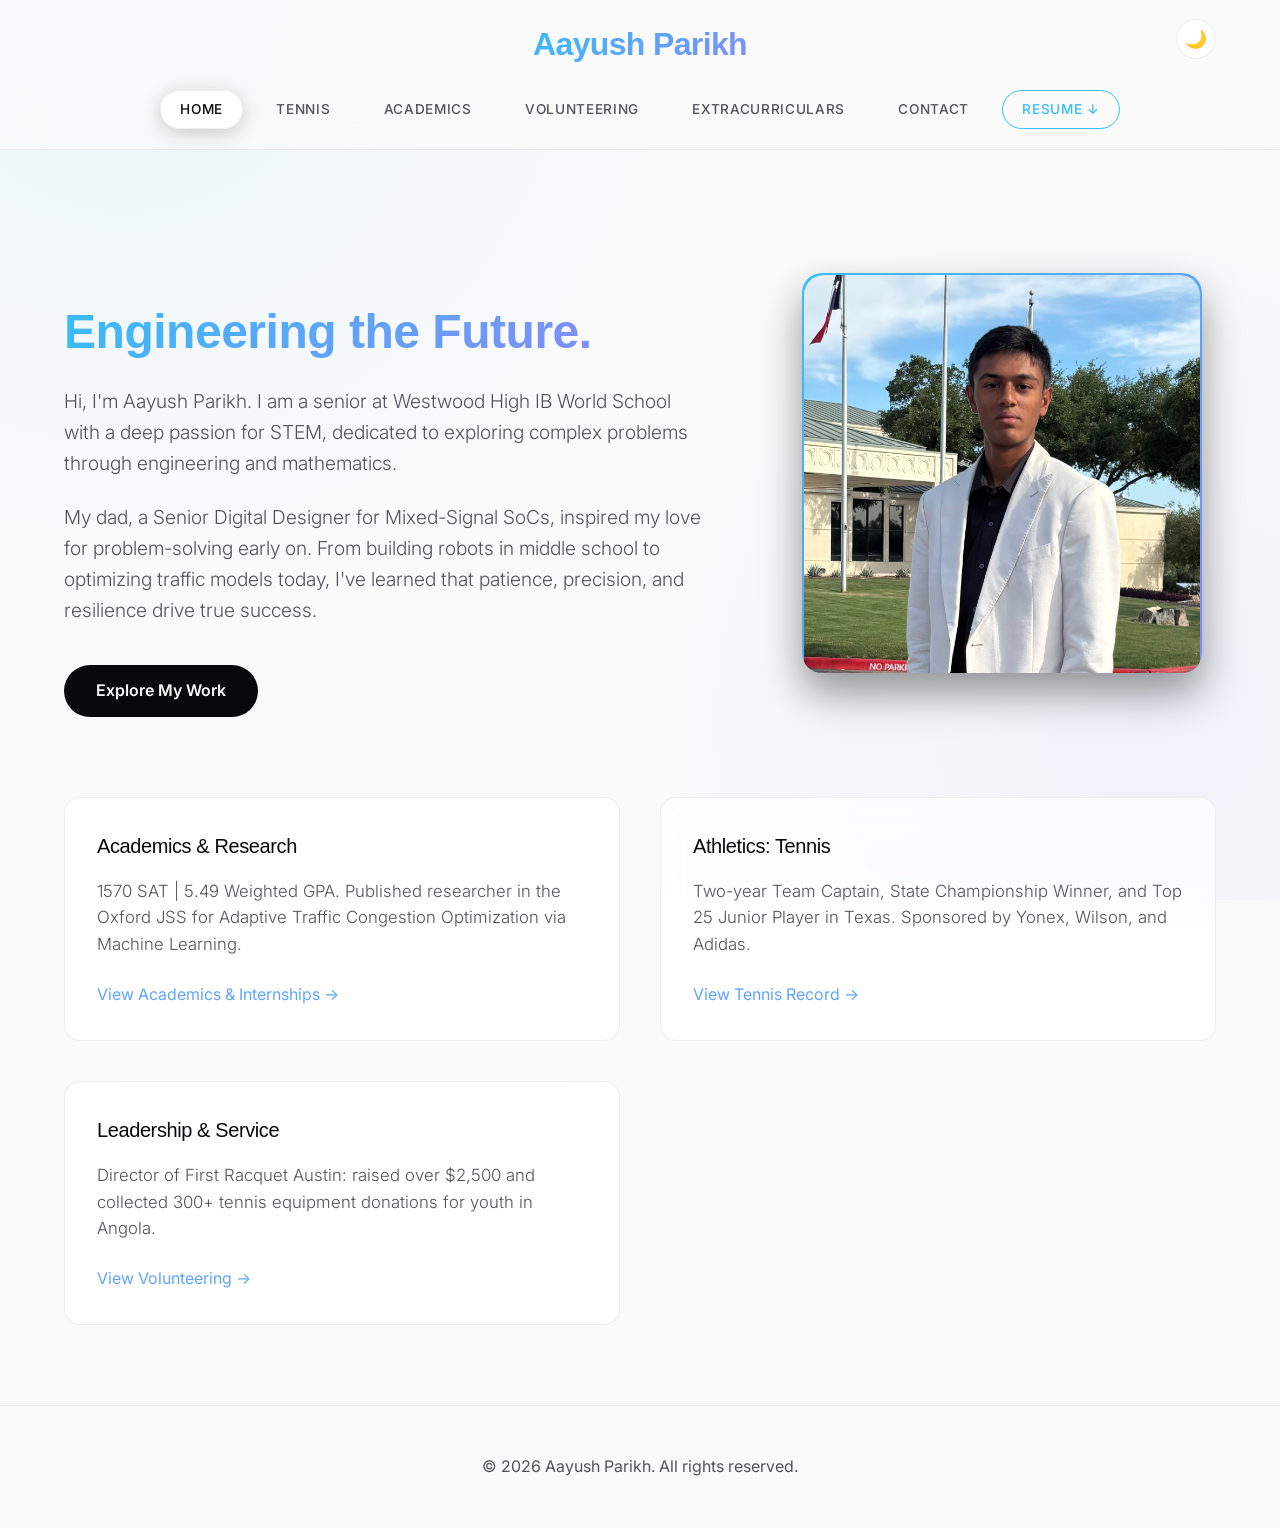
<file: index.html>
<!DOCTYPE html>
<html lang="en">
<head>
  <meta charset="UTF-8">
  <meta name="viewport" content="width=device-width, initial-scale=1.0">
  <meta name="description" content="Portfolio of Aayush Parikh: Senior at Westwood High IB World School, published ML researcher, and top 25 Texas varsity tennis player.">
  <title>Aayush Parikh | Home</title>
  <link href="https://fonts.googleapis.com/css2?family=Clash+Display:wght@500;600;700&family=Inter:wght@300;400;500;600&display=swap" rel="stylesheet">
  <link rel="stylesheet" href="style.css">
  <link rel="icon" type="image/svg+xml" href="favicon.svg">
</head>
<body>
  <div id="scrollProgress"></div>

  <header>
    <button id="themeToggle" title="Toggle Light/Dark Mode" aria-label="Toggle Light and Dark Mode">☀️</button>
    <h1>Aayush Parikh</h1>
    <nav class="top-buttons">
      <a href="index.html" class="button active">Home</a>
      <a href="tennis.html" class="button">Tennis</a>
      <a href="academics.html" class="button">Academics</a>
      <a href="volunteering.html" class="button">Volunteering</a>
      <a href="extracurriculars.html" class="button">Extracurriculars</a>
      <a href="contact.html" class="button">Contact</a>
      <a href="Aayush_Parikh_Resume.pdf" target="_blank" class="button" style="border-color: var(--neon-cyan); color: var(--neon-cyan);">Resume ↓</a>
    </nav>
  </header>
  
  <main>
    <div class="hero-wrapper reveal">
      <div class="hero-text">
        <h2 style="font-size: 3rem; margin-bottom: 1rem;">Engineering the Future.</h2>
        <p style="font-size: 1.2rem;">Hi, I'm Aayush Parikh. I am a senior at Westwood High IB World School with a deep passion for STEM, dedicated to exploring complex problems through engineering and mathematics.</p>
        
        <p style="font-size: 1.2rem;">My dad, a Senior Digital Designer for Mixed-Signal SoCs, inspired my love for problem-solving early on. From building robots in middle school to optimizing traffic models today, I've learned that patience, precision, and resilience drive true success.</p>
        
        <a href="academics.html" class="button" style="display: inline-block; background: var(--accent-gradient); color: white; padding: 0.8rem 2rem; border-radius: 30px; font-weight: 600; margin-top: 1rem; box-shadow: 0 4px 15px rgba(0, 242, 254, 0.3);">Explore My Work</a>
      </div>
      
      <div class="hero-visual">
        <div class="image-frame" style="max-width: 400px; margin: 0 auto; border-radius: 20px; overflow: hidden;">
          <img src="images/profile.jpg" alt="Headshot of Aayush Parikh" style="width: 100%; height: auto; display: block; border-radius: inherit;">
        </div>
      </div>
    </div>

    <div class="card-grid reveal">
      <div class="card">
        <h3>Academics & Research</h3>
        <p>1570 SAT | 5.49 Weighted GPA. Published researcher in the Oxford JSS for Adaptive Traffic Congestion Optimization via Machine Learning.</p>
        <a href="academics.html">View Academics & Internships →</a>
      </div>
      <div class="card">
        <h3>Athletics: Tennis</h3>
        <p>Two-year Team Captain, State Championship Winner, and Top 25 Junior Player in Texas. Sponsored by Yonex, Wilson, and Adidas.</p>
        <a href="tennis.html">View Tennis Record →</a>
      </div>
      <div class="card">
        <h3>Leadership & Service</h3>
        <p>Director of First Racquet Austin: raised over $2,500 and collected 300+ tennis equipment donations for youth in Angola.</p>
        <a href="volunteering.html">View Volunteering →</a>
      </div>
    </div>
  </main>

  <footer style="text-align: center; padding: 3rem; color: var(--text-muted); margin-top: auto; border-top: 1px solid var(--glass-border);">
    © 2026 Aayush Parikh. All rights reserved.
  </footer>
  <button id="backToTop" title="Back to top" aria-label="Scroll back to top">↑</button>

  <script>
    const themeToggle = document.getElementById('themeToggle');
    const html = document.documentElement;
    const savedTheme = localStorage.getItem('theme') || 'light';
    html.setAttribute('data-theme', savedTheme);
    themeToggle.textContent = savedTheme === 'dark' ? '☀️' : '🌙';
    
    themeToggle.addEventListener('click', () => {
      const newTheme = html.getAttribute('data-theme') === 'light' ? 'dark' : 'light';
      html.setAttribute('data-theme', newTheme);
      localStorage.setItem('theme', newTheme);
      themeToggle.textContent = newTheme === 'dark' ? '☀️' : '🌙';
    });

    const backToTopButton = document.getElementById('backToTop');
    window.addEventListener('scroll', () => backToTopButton.classList.toggle('show', window.scrollY > 300));
    backToTopButton.addEventListener('click', () => window.scrollTo({ top: 0, behavior: 'smooth' }));

    window.addEventListener('scroll', () => {
      const progressBar = document.getElementById('scrollProgress');
      if (progressBar) {
        const scrollTop = window.scrollY || document.documentElement.scrollTop;
        const scrollHeight = document.documentElement.scrollHeight - window.innerHeight;
        const progress = scrollHeight > 0 ? (scrollTop / scrollHeight) * 100 : 0;
        progressBar.style.width = progress + '%';
      }
    });

    const revealElements = document.querySelectorAll('.reveal');
    const revealOptions = { threshold: 0.15, rootMargin: "0px 0px -50px 0px" };
    const revealOnScroll = new IntersectionObserver(function(entries, observer) {
      entries.forEach(entry => {
        if (!entry.isIntersecting) return;
        entry.target.classList.add('active');
        observer.unobserve(entry.target); 
      });
    }, revealOptions);
    revealElements.forEach(el => revealOnScroll.observe(el));

    // Refined Dynamic Lightbox Logic
    const lightbox = document.createElement('div');
    lightbox.id = 'lightbox-modal';
    lightbox.innerHTML = `<button id="lightbox-close" aria-label="Close modal">×</button><div id="lightbox-body"></div>`;
    document.body.appendChild(lightbox);
    
    const lightboxBody = document.getElementById('lightbox-body');

    const expandables = document.querySelectorAll('.card-img, .image-frame img, table');
    expandables.forEach(el => {
      el.classList.add('expandable');
      el.addEventListener('click', () => {
        lightboxBody.innerHTML = '';
        const clone = el.cloneNode(true);
        clone.classList.remove('expandable', 'reveal', 'active');
        clone.classList.add('lightbox-content');
        lightboxBody.appendChild(clone);
        lightbox.classList.add('active');
        document.body.style.overflow = 'hidden'; 
      });
    });

    const closeLightbox = () => {
      lightbox.classList.remove('active');
      setTimeout(() => { lightboxBody.innerHTML = ''; }, 400); 
      document.body.style.overflow = '';
    };

    // Clicking anywhere closes it, unless highlighting text
    lightbox.addEventListener('click', () => {
      if (window.getSelection().toString().length > 0) return;
      closeLightbox();
    });

    document.addEventListener('keydown', (e) => {
      if (e.key === 'Escape' && lightbox.classList.contains('active')) closeLightbox();
    });
  </script>
</body>
</html>
</file>
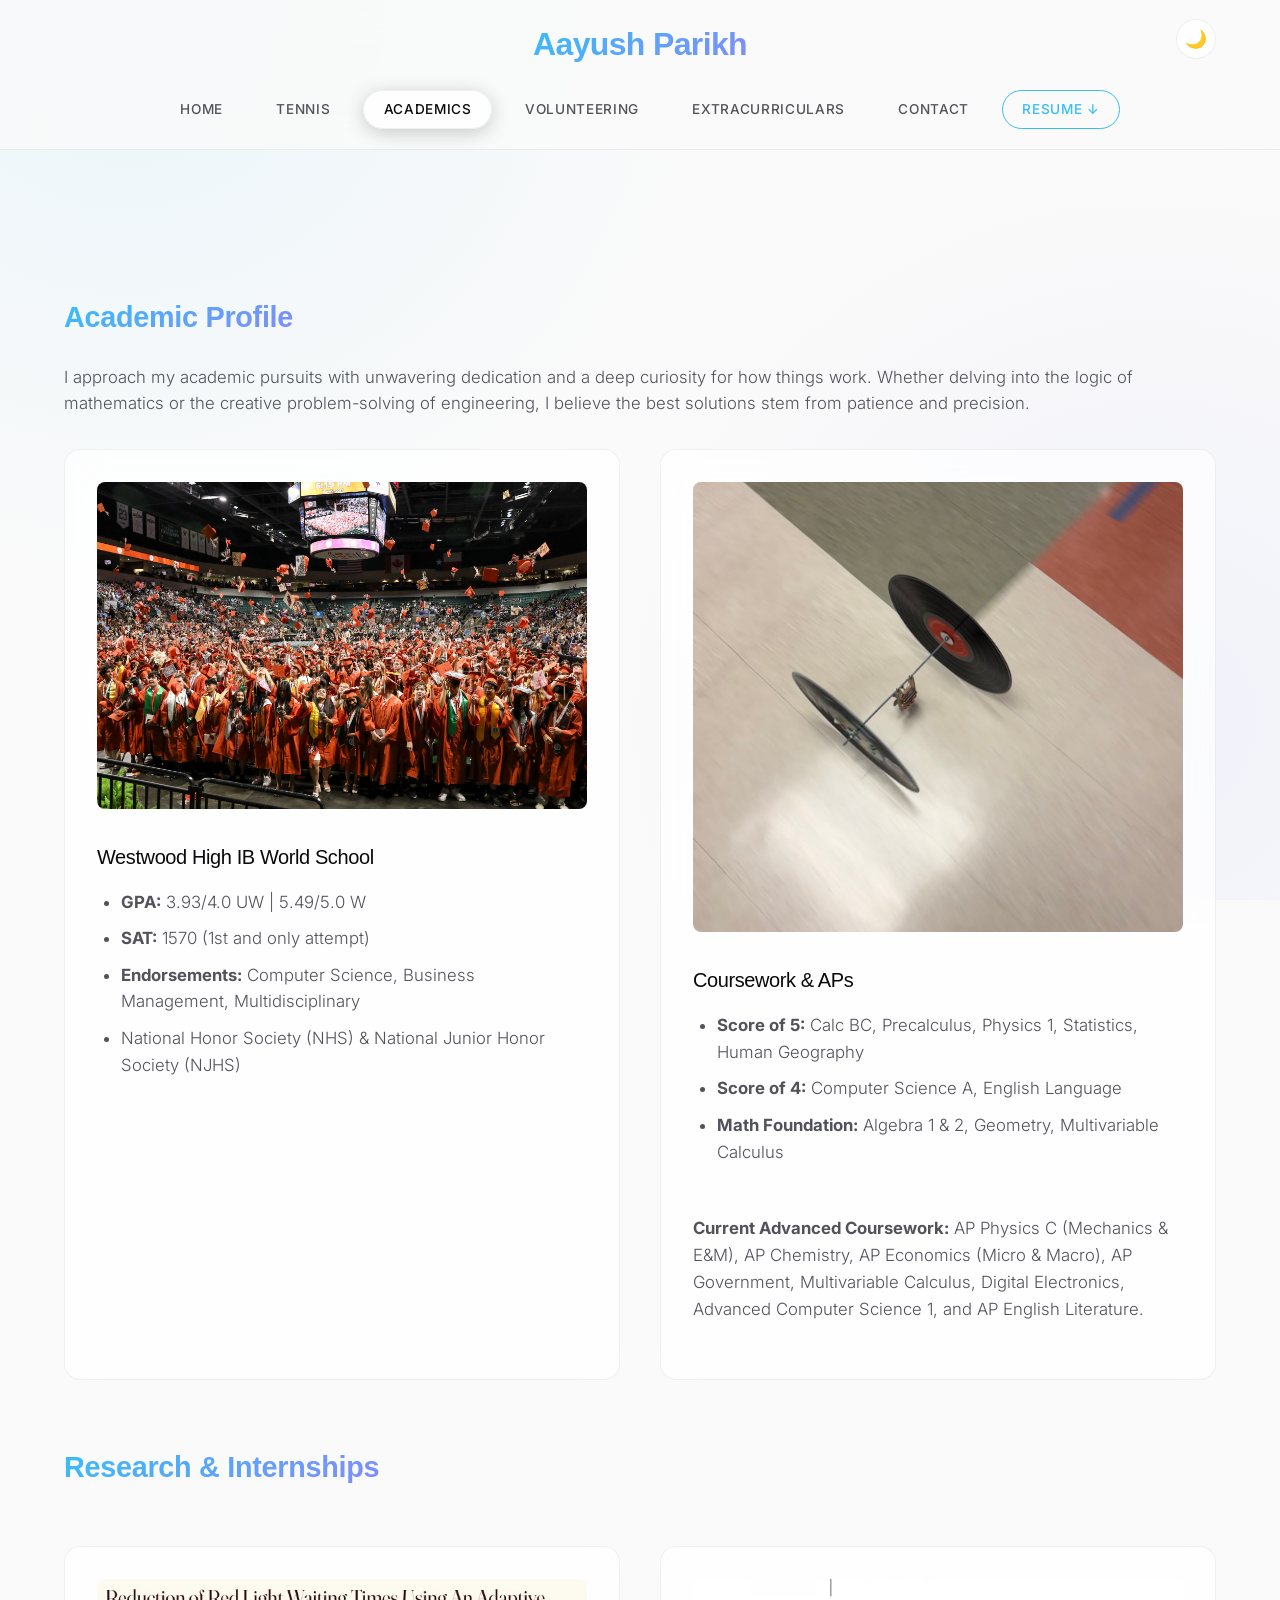
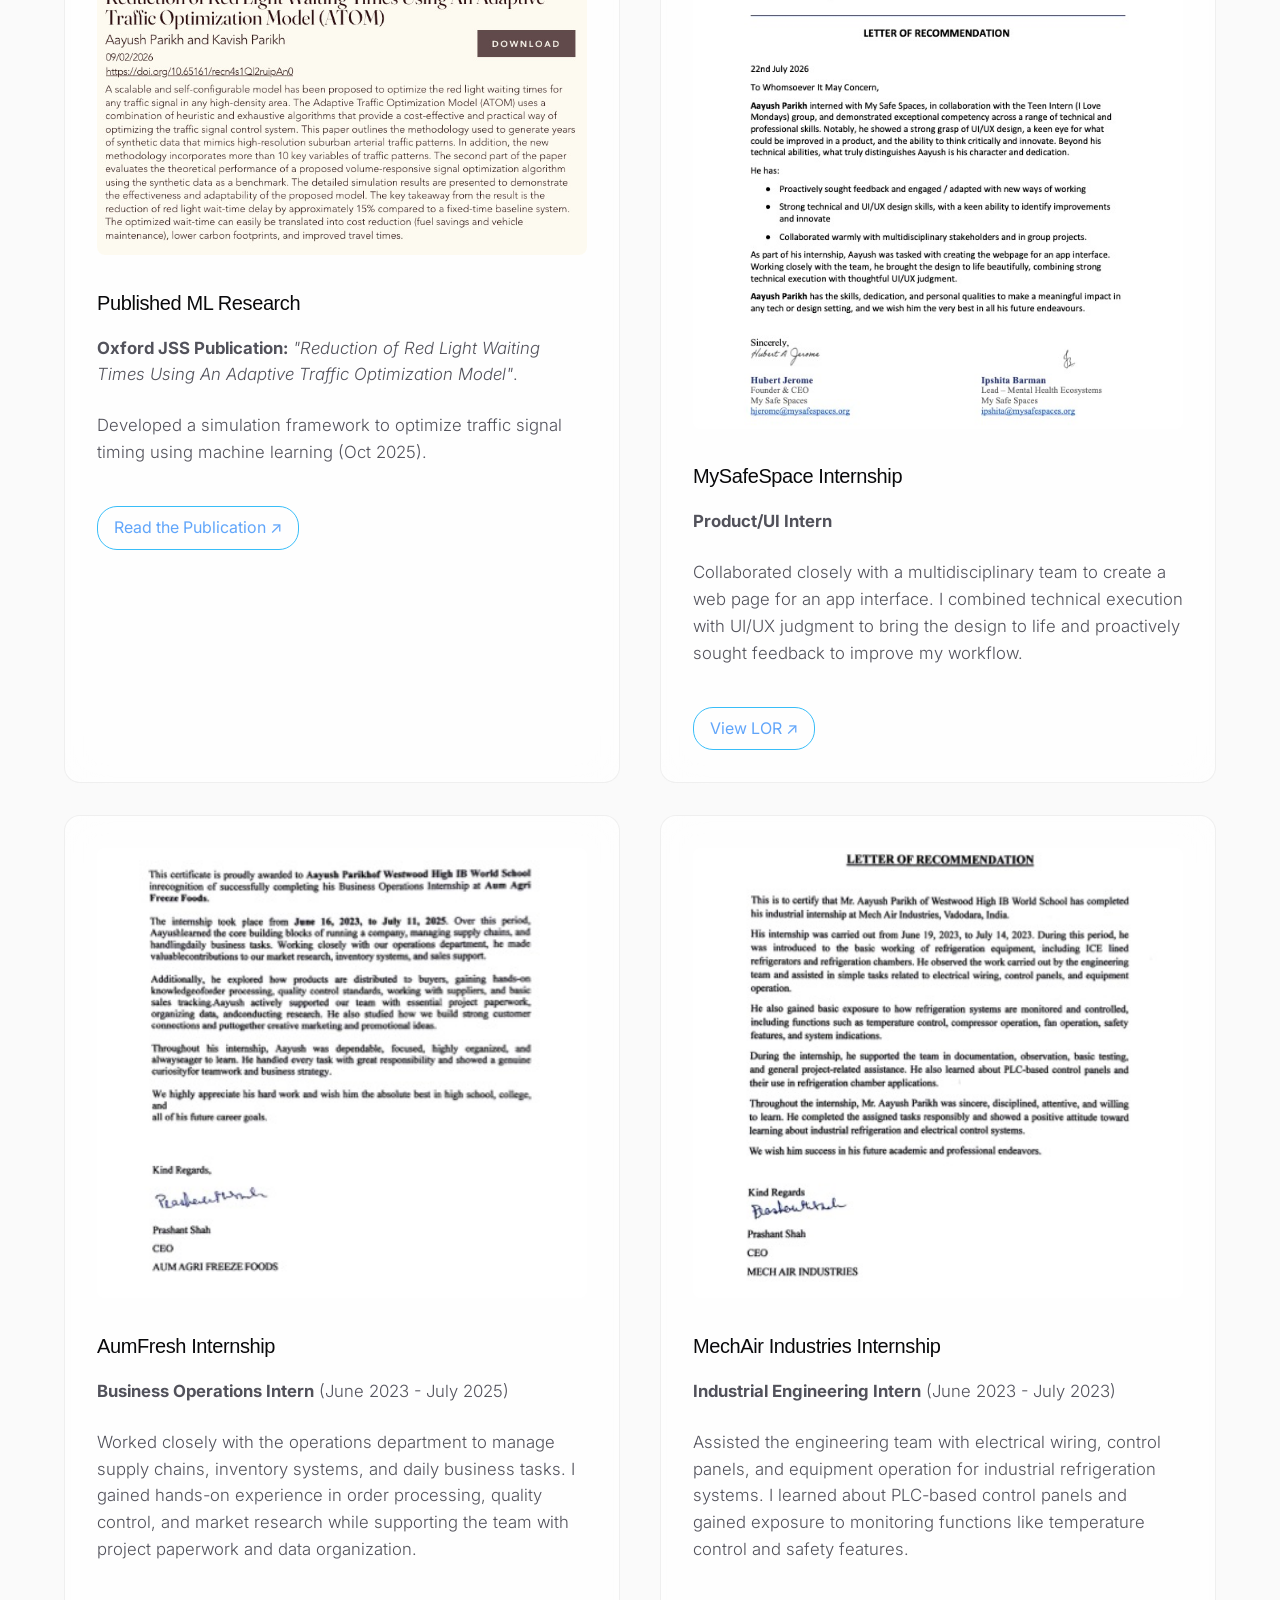
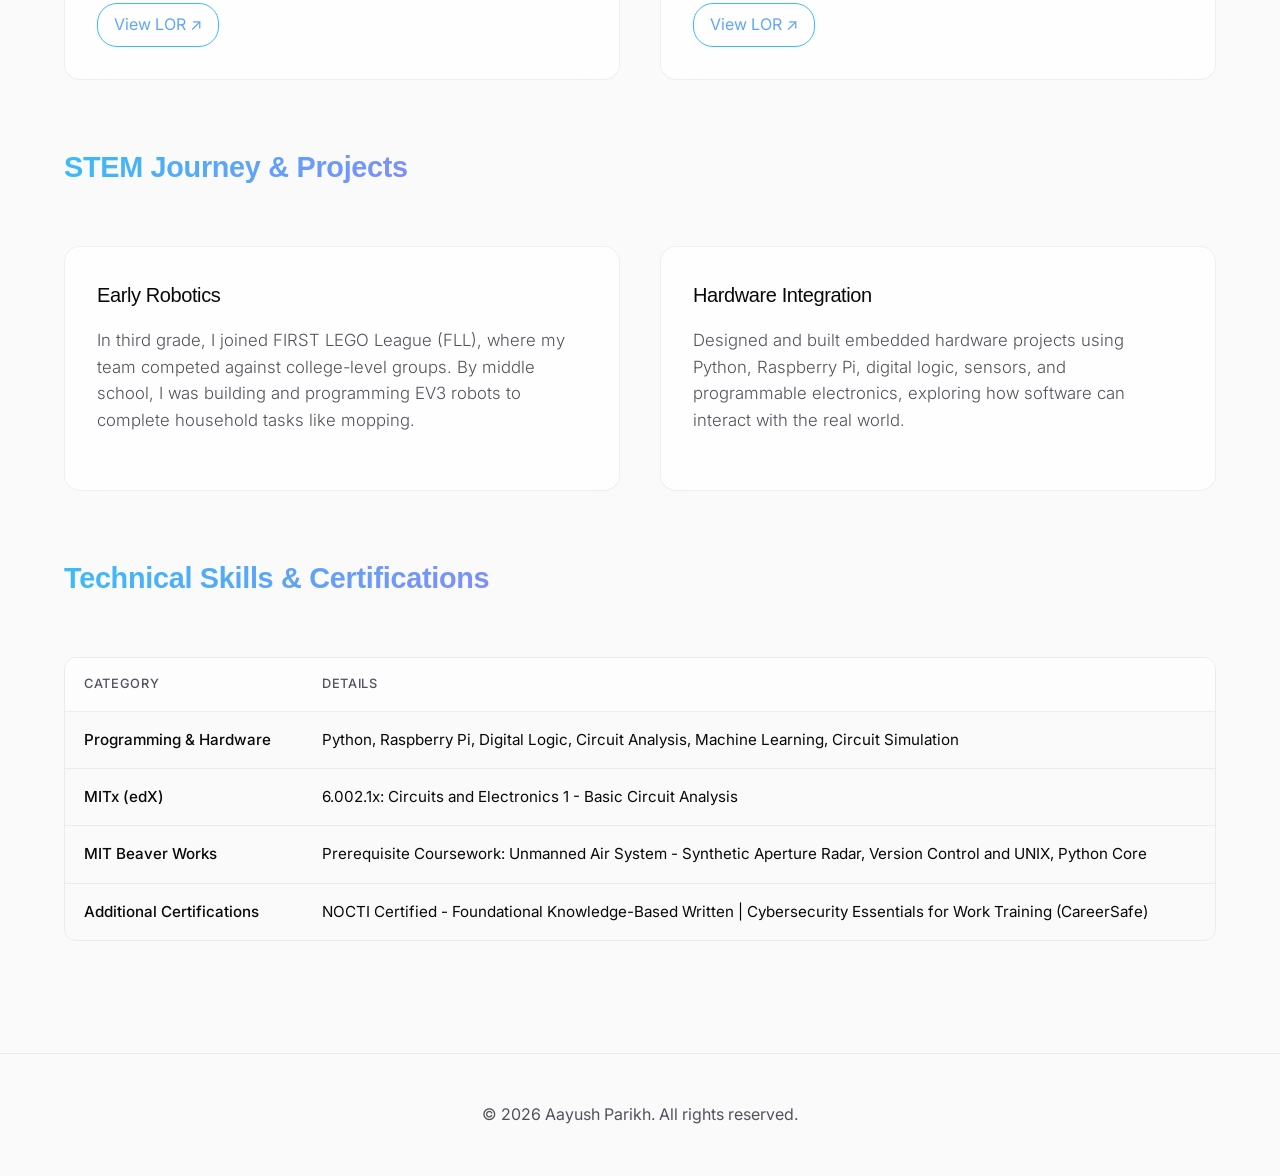
<file: academics.html>
<!DOCTYPE html>
<html lang="en">
<head>
  <meta charset="UTF-8">
  <meta name="viewport" content="width=device-width, initial-scale=1.0">
  <meta name="description" content="Academic profile of Aayush Parikh.">
  <title>Academics | Aayush Parikh</title>
  <link href="https://fonts.googleapis.com/css2?family=Clash+Display:wght@500;600;700&family=Inter:wght@300;400;500;600&display=swap" rel="stylesheet">
  <link rel="stylesheet" href="style.css">
  <link rel="icon" type="image/svg+xml" href="favicon.svg">
</head>
<body>
  <div id="scrollProgress"></div>
  <header>
    <button id="themeToggle" title="Toggle Light/Dark Mode" aria-label="Toggle Light and Dark Mode">☀️</button>
    <h1>Aayush Parikh</h1>
    <nav class="top-buttons">
      <a href="index.html" class="button">Home</a>
      <a href="tennis.html" class="button">Tennis</a>
      <a href="academics.html" class="button active">Academics</a>
      <a href="volunteering.html" class="button">Volunteering</a>
      <a href="extracurriculars.html" class="button">Extracurriculars</a>
      <a href="contact.html" class="button">Contact</a>
      <a href="Aayush_Parikh_Resume.pdf" target="_blank" class="button" style="border-color: var(--neon-cyan); color: var(--neon-cyan);">Resume ↓</a>
    </nav>
  </header>
  
  <main>
    <h2 class="reveal">Academic Profile</h2>
    <p class="reveal">I approach my academic pursuits with unwavering dedication and a deep curiosity for how things work. Whether delving into the logic of mathematics or the creative problem-solving of engineering, I believe the best solutions stem from patience and precision.</p>
    
    <div class="card-grid reveal">
      <div class="card">
        <img src="images/graduation.jpg" alt="Westwood High School" class="card-img">
        <h3>Westwood High IB World School</h3>
        <ul>
          <li><strong>GPA:</strong> 3.93/4.0 UW | 5.49/5.0 W</li>
          <li><strong>SAT:</strong> 1570 (1st and only attempt)</li>
          <li><strong>Endorsements:</strong> Computer Science, Business Management, Multidisciplinary</li>
          <li>National Honor Society (NHS) & National Junior Honor Society (NJHS)</li>
        </ul>
      </div>
      <div class="card">
        <img src="images/mousetrap-car.jpg" alt="Coursework and Studying" class="card-img">
        <h3>Coursework & APs</h3>
        <ul>
          <li><strong>Score of 5:</strong> Calc BC, Precalculus, Physics 1, Statistics, Human Geography</li>
          <li><strong>Score of 4:</strong> Computer Science A, English Language</li>
          <li><strong>Math Foundation:</strong> Algebra 1 & 2, Geometry, Multivariable Calculus</li>
        </ul>
        <br>
        <p><strong>Current Advanced Coursework:</strong> AP Physics C (Mechanics & E&M), AP Chemistry, AP Economics (Micro & Macro), AP Government, Multivariable Calculus, Digital Electronics, Advanced Computer Science 1, and AP English Literature.</p>
      </div>
    </div>

    <h2 class="reveal">Research & Internships</h2>
    <div class="card-grid reveal">
      <div class="card">
        <img src="images/ml-paper-ss.jpg" alt="Machine Learning Research" class="card-img">
        <h3>Published ML Research</h3>
        <p><strong>Oxford JSS Publication:</strong> <em>"Reduction of Red Light Waiting Times Using An Adaptive Traffic Optimization Model"</em>.</p>
        <p>Developed a simulation framework to optimize traffic signal timing using machine learning (Oct 2025).</p>
        <a href="https://doi.org/10.65161/recn4s1Ql2ruipAn0" target="_blank" class="button" style="display: inline-block; padding: 0.5rem 1rem; border: 1px solid var(--neon-cyan); border-radius: 20px; margin-top: 1rem;">Read the Publication ↗</a>
      </div>
      
      <div class="card">
        <img src="images/mss.jpg" alt="MySafeSpace Internship" class="card-img">
        <h3>MySafeSpace Internship</h3>
        <p><strong>Product/UI Intern</strong></p>
        <p>Collaborated closely with a multidisciplinary team to create a web page for an app interface. I combined technical execution with UI/UX judgment to bring the design to life and proactively sought feedback to improve my workflow.</p>
        <a href="Aayush_LOR-My_Safe_Spaces.pdf" target="_blank" class="button" style="display: inline-block; padding: 0.5rem 1rem; border: 1px solid var(--neon-cyan); border-radius: 20px; margin-top: 1rem;">View LOR ↗</a>
      </div>
    </div>

    <div class="card-grid reveal">
      <div class="card">
        <img src="images/aumfresh.jpg" alt="AumFresh Internship" class="card-img">
        <h3>AumFresh Internship</h3>
        <p><strong>Business Operations Intern</strong> (June 2023 - July 2025)</p>
        <p>Worked closely with the operations department to manage supply chains, inventory systems, and daily business tasks. I gained hands-on experience in order processing, quality control, and market research while supporting the team with project paperwork and data organization.</p>
        <a href="AumFresh_Reco.pdf" target="_blank" class="button" style="display: inline-block; padding: 0.5rem 1rem; border: 1px solid var(--neon-cyan); border-radius: 20px; margin-top: 1rem;">View LOR ↗</a>
      </div>

      <div class="card">
        <img src="images/mechair.jpg" alt="MechAir Internship" class="card-img">
        <h3>MechAir Industries Internship</h3>
        <p><strong>Industrial Engineering Intern</strong> (June 2023 - July 2023)</p>
        <p>Assisted the engineering team with electrical wiring, control panels, and equipment operation for industrial refrigeration systems. I learned about PLC-based control panels and gained exposure to monitoring functions like temperature control and safety features.</p>
        <a href="MechAir_Reco.pdf" target="_blank" class="button" style="display: inline-block; padding: 0.5rem 1rem; border: 1px solid var(--neon-cyan); border-radius: 20px; margin-top: 1rem;">View LOR ↗</a>
      </div>
    </div>

    <h2 class="reveal">STEM Journey & Projects</h2>
    <div class="card-grid reveal">
      <div class="card">
        <h3>Early Robotics</h3>
        <p>In third grade, I joined FIRST LEGO League (FLL), where my team competed against college-level groups. By middle school, I was building and programming EV3 robots to complete household tasks like mopping.</p>
      </div>
      <div class="card">
        <h3>Hardware Integration</h3>
        <p>Designed and built embedded hardware projects using Python, Raspberry Pi, digital logic, sensors, and programmable electronics, exploring how software can interact with the real world.</p>
      </div>
    </div>

    <h2 class="reveal">Technical Skills & Certifications</h2>
    <table class="reveal">
      <thead>
        <tr>
          <th>Category</th>
          <th>Details</th>
        </tr>
      </thead>
      <tbody>
        <tr><td><strong>Programming & Hardware</strong></td><td>Python, Raspberry Pi, Digital Logic, Circuit Analysis, Machine Learning, Circuit Simulation</td></tr>
        <tr><td><strong>MITx (edX)</strong></td><td>6.002.1x: Circuits and Electronics 1 - Basic Circuit Analysis</td></tr>
        <tr><td><strong>MIT Beaver Works</strong></td><td>Prerequisite Coursework: Unmanned Air System - Synthetic Aperture Radar, Version Control and UNIX, Python Core</td></tr>
        <tr><td><strong>Additional Certifications</strong></td><td>NOCTI Certified - Foundational Knowledge-Based Written | Cybersecurity Essentials for Work Training (CareerSafe)</td></tr>
      </tbody>
    </table>
  </main>

  <footer style="text-align: center; padding: 3rem; color: var(--text-muted); margin-top: auto; border-top: 1px solid var(--glass-border);">© 2026 Aayush Parikh. All rights reserved.</footer>
  <button id="backToTop" title="Back to top" aria-label="Scroll back to top">↑</button>

  <script>
    const themeToggle = document.getElementById('themeToggle');
    const html = document.documentElement;
    const savedTheme = localStorage.getItem('theme') || 'light';
    html.setAttribute('data-theme', savedTheme);
    themeToggle.textContent = savedTheme === 'dark' ? '☀️' : '🌙';
    
    themeToggle.addEventListener('click', () => {
      const newTheme = html.getAttribute('data-theme') === 'light' ? 'dark' : 'light';
      html.setAttribute('data-theme', newTheme);
      localStorage.setItem('theme', newTheme);
      themeToggle.textContent = newTheme === 'dark' ? '☀️' : '🌙';
    });
    const backToTopButton = document.getElementById('backToTop');
    window.addEventListener('scroll', () => backToTopButton.classList.toggle('show', window.scrollY > 300));
    backToTopButton.addEventListener('click', () => window.scrollTo({ top: 0, behavior: 'smooth' }));
    
    window.addEventListener('scroll', () => {
      const winScroll = document.body.scrollTop || document.documentElement.scrollTop;
      const height = document.documentElement.scrollHeight - document.documentElement.clientHeight;
      const scrolled = (winScroll / height) * 100;
      document.getElementById('scrollProgress').style.width = scrolled + '%';
    });

    const revealElements = document.querySelectorAll('.reveal');
    const revealOptions = { threshold: 0.15, rootMargin: "0px 0px -50px 0px" };
    const revealOnScroll = new IntersectionObserver(function(entries, observer) {
      entries.forEach(entry => {
        if (!entry.isIntersecting) return;
        entry.target.classList.add('active');
        observer.unobserve(entry.target); 
      });
    }, revealOptions);
    revealElements.forEach(el => revealOnScroll.observe(el));

    // Refined Dynamic Lightbox Logic
    const lightbox = document.createElement('div');
    lightbox.id = 'lightbox-modal';
    lightbox.innerHTML = `<button id="lightbox-close" aria-label="Close modal">×</button><div id="lightbox-body"></div>`;
    document.body.appendChild(lightbox);
    
    const lightboxBody = document.getElementById('lightbox-body');

    const expandables = document.querySelectorAll('.card-img, .image-frame img, table');
    expandables.forEach(el => {
      el.classList.add('expandable');
      el.addEventListener('click', () => {
        lightboxBody.innerHTML = '';
        const clone = el.cloneNode(true);
        clone.classList.remove('expandable', 'reveal', 'active');
        clone.classList.add('lightbox-content');
        lightboxBody.appendChild(clone);
        lightbox.classList.add('active');
        document.body.style.overflow = 'hidden'; 
      });
    });

    const closeLightbox = () => {
      lightbox.classList.remove('active');
      setTimeout(() => { lightboxBody.innerHTML = ''; }, 400); 
      document.body.style.overflow = '';
    };

    lightbox.addEventListener('click', () => {
      if (window.getSelection().toString().length > 0) return;
      closeLightbox();
    });

    document.addEventListener('keydown', (e) => {
      if (e.key === 'Escape' && lightbox.classList.contains('active')) closeLightbox();
    });
  </script>
</body>
</html>
</file>
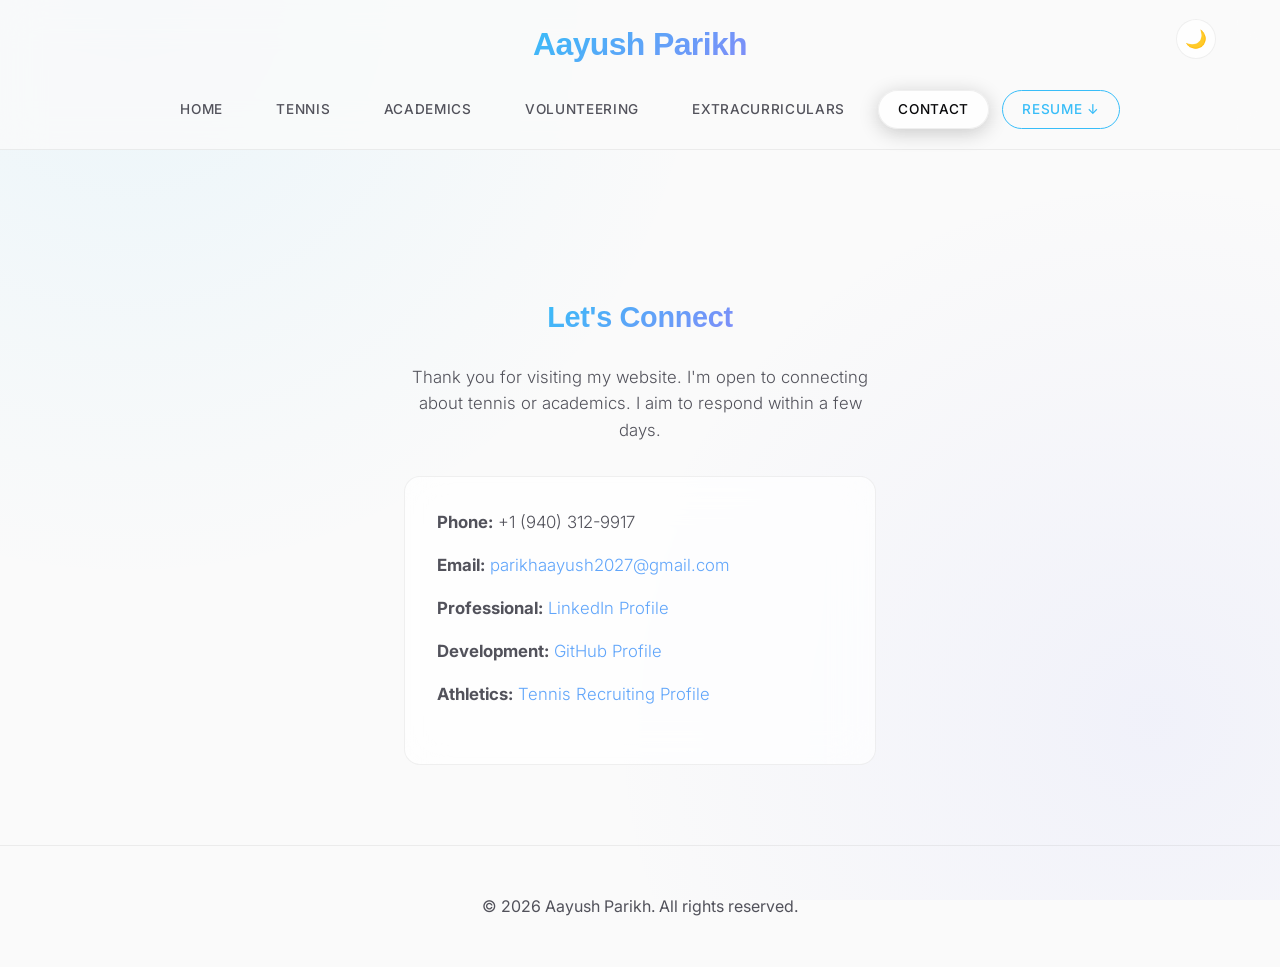
<file: contact.html>
<!DOCTYPE html>
<html lang="en">
<head>
  <meta charset="UTF-8">
  <meta name="viewport" content="width=device-width, initial-scale=1.0">
  <meta name="description" content="Contact Aayush Parikh.">
  <title>Contact | Aayush Parikh</title>
  <link href="https://fonts.googleapis.com/css2?family=Clash+Display:wght@500;600;700&family=Inter:wght@300;400;500;600&display=swap" rel="stylesheet">
  <link rel="stylesheet" href="style.css">
  <link rel="icon" type="image/svg+xml" href="favicon.svg">
</head>
<body>
  <div id="scrollProgress"></div>
  <header>
    <button id="themeToggle" title="Toggle Light/Dark Mode" aria-label="Toggle Light and Dark Mode">☀️</button>
    <h1>Aayush Parikh</h1>
    <nav class="top-buttons">
      <a href="index.html" class="button">Home</a>
      <a href="tennis.html" class="button">Tennis</a>
      <a href="academics.html" class="button">Academics</a>
      <a href="volunteering.html" class="button">Volunteering</a>
      <a href="extracurriculars.html" class="button">Extracurriculars</a>
      <a href="contact.html" class="button active">Contact</a>
      <a href="Aayush_Parikh_Resume.pdf" target="_blank" class="button" style="border-color: var(--neon-cyan); color: var(--neon-cyan);">Resume ↓</a>
    </nav>
  </header>
  
  <main class="reveal" style="text-align: center; max-width: 600px; padding-top: 5rem;">
    <h2>Let's Connect</h2>
    <p>Thank you for visiting my website. I'm open to connecting about tennis or academics. I aim to respond within a few days.</p>
    
    <div class="card" style="margin-top: 2rem; text-align: left;">
      <ul style="list-style: none; padding: 0;">
        <li style="margin-bottom: 1rem;"><strong>Phone:</strong> +1 (940) 312-9917</li>
        <li style="margin-bottom: 1rem;"><strong>Email:</strong> <a href="mailto:parikhaayush2027@gmail.com">parikhaayush2027@gmail.com</a></li>
        <li style="margin-bottom: 1rem;"><strong>Professional:</strong> <a href="https://www.linkedin.com/in/parikhaayush/" target="_blank">LinkedIn Profile</a></li>
        <li style="margin-bottom: 1rem;"><strong>Development:</strong> <a href="https://github.com/AayushParikh2027" target="_blank">GitHub Profile</a></li>
        <li><strong>Athletics:</strong> <a href="https://www.tennisrecruiting.net/player.asp?id=985097" target="_blank">Tennis Recruiting Profile</a></li>
      </ul>
    </div>
  </main>

  <footer style="margin-top: auto; text-align: center; padding: 3rem; color: var(--text-muted); border-top: 1px solid var(--glass-border);">© 2026 Aayush Parikh. All rights reserved.</footer>

  <script>
    const themeToggle = document.getElementById('themeToggle');
    const html = document.documentElement;
    const savedTheme = localStorage.getItem('theme') || 'light';
    html.setAttribute('data-theme', savedTheme);
    themeToggle.textContent = savedTheme === 'dark' ? '☀️' : '🌙';
    
    themeToggle.addEventListener('click', () => {
      const newTheme = html.getAttribute('data-theme') === 'light' ? 'dark' : 'light';
      html.setAttribute('data-theme', newTheme);
      localStorage.setItem('theme', newTheme);
      themeToggle.textContent = newTheme === 'dark' ? '☀️' : '🌙';
    });
    
    window.addEventListener('scroll', () => {
      const winScroll = document.body.scrollTop || document.documentElement.scrollTop;
      const height = document.documentElement.scrollHeight - document.documentElement.clientHeight;
      const scrolled = (winScroll / height) * 100;
      document.getElementById('scrollProgress').style.width = scrolled + '%';
    });

    const revealElements = document.querySelectorAll('.reveal');
    const revealOptions = { threshold: 0.15, rootMargin: "0px 0px -50px 0px" };
    const revealOnScroll = new IntersectionObserver(function(entries, observer) {
      entries.forEach(entry => {
        if (!entry.isIntersecting) return;
        entry.target.classList.add('active');
        observer.unobserve(entry.target); 
      });
    }, revealOptions);
    revealElements.forEach(el => revealOnScroll.observe(el));

    // Refined Dynamic Lightbox Logic
    const lightbox = document.createElement('div');
    lightbox.id = 'lightbox-modal';
    lightbox.innerHTML = `<button id="lightbox-close" aria-label="Close modal">×</button><div id="lightbox-body"></div>`;
    document.body.appendChild(lightbox);
    
    const lightboxBody = document.getElementById('lightbox-body');

    const expandables = document.querySelectorAll('.card-img, .image-frame img, table');
    expandables.forEach(el => {
      el.classList.add('expandable');
      el.addEventListener('click', () => {
        lightboxBody.innerHTML = '';
        const clone = el.cloneNode(true);
        clone.classList.remove('expandable', 'reveal', 'active');
        clone.classList.add('lightbox-content');
        lightboxBody.appendChild(clone);
        lightbox.classList.add('active');
        document.body.style.overflow = 'hidden'; 
      });
    });

    const closeLightbox = () => {
      lightbox.classList.remove('active');
      setTimeout(() => { lightboxBody.innerHTML = ''; }, 400); 
      document.body.style.overflow = '';
    };

    lightbox.addEventListener('click', () => {
      if (window.getSelection().toString().length > 0) return;
      closeLightbox();
    });

    document.addEventListener('keydown', (e) => {
      if (e.key === 'Escape' && lightbox.classList.contains('active')) closeLightbox();
    });
  </script>
</body>
</html>
</file>
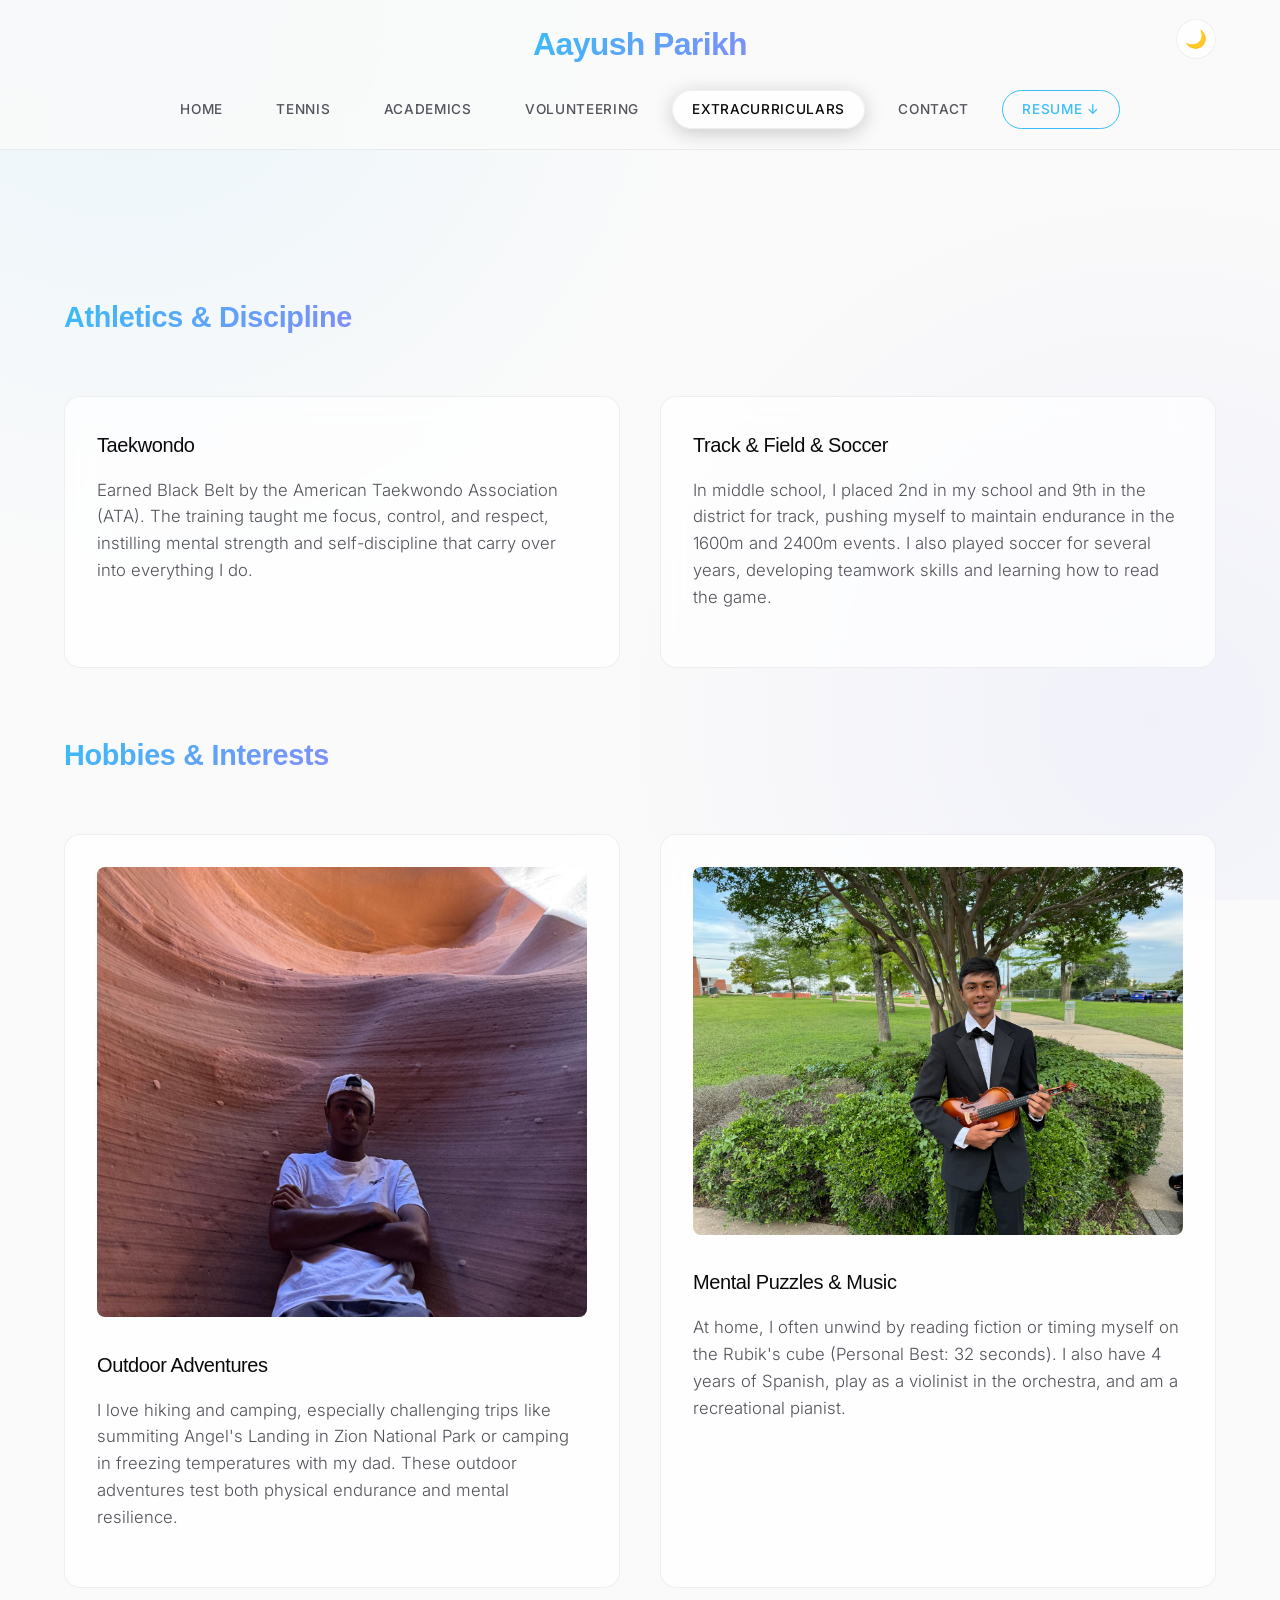
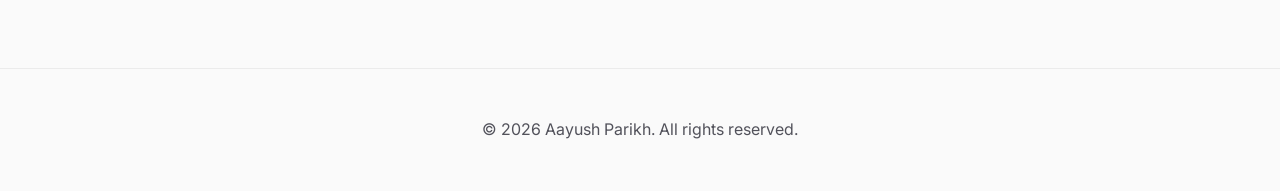
<file: extracurriculars.html>
<!DOCTYPE html>
<html lang="en">
<head>
  <meta charset="UTF-8">
  <meta name="viewport" content="width=device-width, initial-scale=1.0">
  <meta name="description" content="Extracurricular activities of Aayush Parikh.">
  <title>Extracurriculars | Aayush Parikh</title>
  <link href="https://fonts.googleapis.com/css2?family=Clash+Display:wght@500;600;700&family=Inter:wght@300;400;500;600&display=swap" rel="stylesheet">
  <link rel="stylesheet" href="style.css">
  <link rel="icon" type="image/svg+xml" href="favicon.svg">
</head>
<body>
  <div id="scrollProgress"></div>
  <header>
    <button id="themeToggle" title="Toggle Light/Dark Mode" aria-label="Toggle Light and Dark Mode">☀️</button>
    <h1>Aayush Parikh</h1>
    <nav class="top-buttons">
      <a href="index.html" class="button">Home</a>
      <a href="tennis.html" class="button">Tennis</a>
      <a href="academics.html" class="button">Academics</a>
      <a href="volunteering.html" class="button">Volunteering</a>
      <a href="extracurriculars.html" class="button active">Extracurriculars</a>
      <a href="contact.html" class="button">Contact</a>
      <a href="Aayush_Parikh_Resume.pdf" target="_blank" class="button" style="border-color: var(--neon-cyan); color: var(--neon-cyan);">Resume ↓</a>
    </nav>
  </header>
  
  <main>
    <h2 class="reveal">Athletics & Discipline</h2>
    <div class="card-grid reveal">
      <div class="card">
        <h3>Taekwondo</h3>
        <p>Earned Black Belt by the American Taekwondo Association (ATA). The training taught me focus, control, and respect, instilling mental strength and self-discipline that carry over into everything I do.</p>
      </div>
      <div class="card">
        <h3>Track & Field & Soccer</h3>
        <p>In middle school, I placed 2nd in my school and 9th in the district for track, pushing myself to maintain endurance in the 1600m and 2400m events. I also played soccer for several years, developing teamwork skills and learning how to read the game.</p>
      </div>
    </div>

    <h2 class="reveal">Hobbies & Interests</h2>
    <div class="card-grid reveal">
      <div class="card">
        <img src="images/headshot.jpg" alt="Aayush in a slot canyon" class="card-img">
        <h3>Outdoor Adventures</h3>
        <p>I love hiking and camping, especially challenging trips like summiting Angel's Landing in Zion National Park or camping in freezing temperatures with my dad. These outdoor adventures test both physical endurance and mental resilience.</p>
      </div>
      <div class="card">
        <img src="images/orchestra.jpg" alt="Aayush with his violin" class="card-img">
        <h3>Mental Puzzles & Music</h3>
        <p>At home, I often unwind by reading fiction or timing myself on the Rubik's cube (Personal Best: 32 seconds). I also have 4 years of Spanish, play as a violinist in the orchestra, and am a recreational pianist.</p>
      </div>
    </div>
  </main>

  <footer style="text-align: center; padding: 3rem; color: var(--text-muted); margin-top: auto; border-top: 1px solid var(--glass-border);">© 2026 Aayush Parikh. All rights reserved.</footer>
  <button id="backToTop" title="Back to top" aria-label="Scroll back to top">↑</button>

  <script>
    const themeToggle = document.getElementById('themeToggle');
    const html = document.documentElement;
    const savedTheme = localStorage.getItem('theme') || 'light';
    html.setAttribute('data-theme', savedTheme);
    themeToggle.textContent = savedTheme === 'dark' ? '☀️' : '🌙';
    
    themeToggle.addEventListener('click', () => {
      const newTheme = html.getAttribute('data-theme') === 'light' ? 'dark' : 'light';
      html.setAttribute('data-theme', newTheme);
      localStorage.setItem('theme', newTheme);
      themeToggle.textContent = newTheme === 'dark' ? '☀️' : '🌙';
    });
    const backToTopButton = document.getElementById('backToTop');
    window.addEventListener('scroll', () => backToTopButton.classList.toggle('show', window.scrollY > 300));
    backToTopButton.addEventListener('click', () => window.scrollTo({ top: 0, behavior: 'smooth' }));
    
    window.addEventListener('scroll', () => {
      const winScroll = document.body.scrollTop || document.documentElement.scrollTop;
      const height = document.documentElement.scrollHeight - document.documentElement.clientHeight;
      const scrolled = (winScroll / height) * 100;
      document.getElementById('scrollProgress').style.width = scrolled + '%';
    });

    const revealElements = document.querySelectorAll('.reveal');
    const revealOptions = { threshold: 0.15, rootMargin: "0px 0px -50px 0px" };
    const revealOnScroll = new IntersectionObserver(function(entries, observer) {
      entries.forEach(entry => {
        if (!entry.isIntersecting) return;
        entry.target.classList.add('active');
        observer.unobserve(entry.target); 
      });
    }, revealOptions);
    revealElements.forEach(el => revealOnScroll.observe(el));

    // Refined Dynamic Lightbox Logic
    const lightbox = document.createElement('div');
    lightbox.id = 'lightbox-modal';
    lightbox.innerHTML = `<button id="lightbox-close" aria-label="Close modal">×</button><div id="lightbox-body"></div>`;
    document.body.appendChild(lightbox);
    
    const lightboxBody = document.getElementById('lightbox-body');

    const expandables = document.querySelectorAll('.card-img, .image-frame img, table');
    expandables.forEach(el => {
      el.classList.add('expandable');
      el.addEventListener('click', () => {
        lightboxBody.innerHTML = '';
        const clone = el.cloneNode(true);
        clone.classList.remove('expandable', 'reveal', 'active');
        clone.classList.add('lightbox-content');
        lightboxBody.appendChild(clone);
        lightbox.classList.add('active');
        document.body.style.overflow = 'hidden'; 
      });
    });

    const closeLightbox = () => {
      lightbox.classList.remove('active');
      setTimeout(() => { lightboxBody.innerHTML = ''; }, 400); 
      document.body.style.overflow = '';
    };

    lightbox.addEventListener('click', () => {
      if (window.getSelection().toString().length > 0) return;
      closeLightbox();
    });

    document.addEventListener('keydown', (e) => {
      if (e.key === 'Escape' && lightbox.classList.contains('active')) closeLightbox();
    });
  </script>
</body>
</html>
</file>
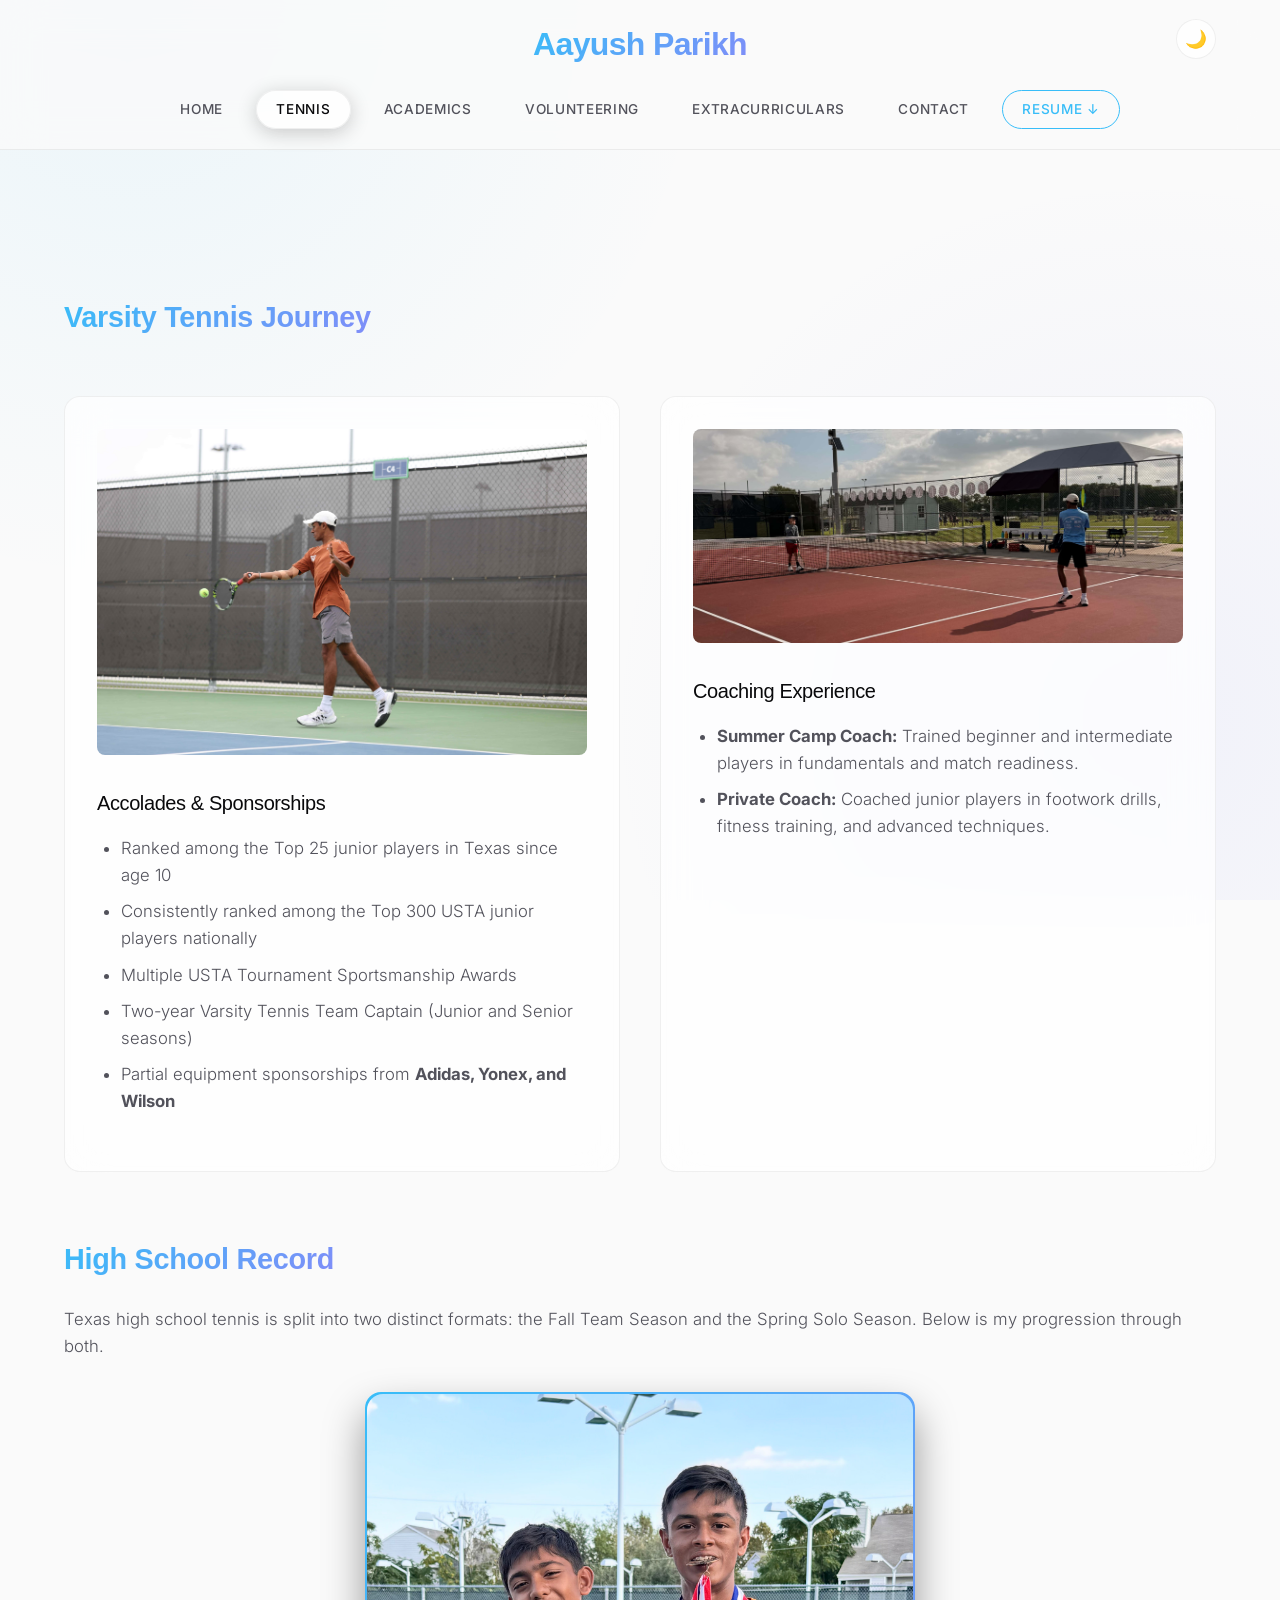
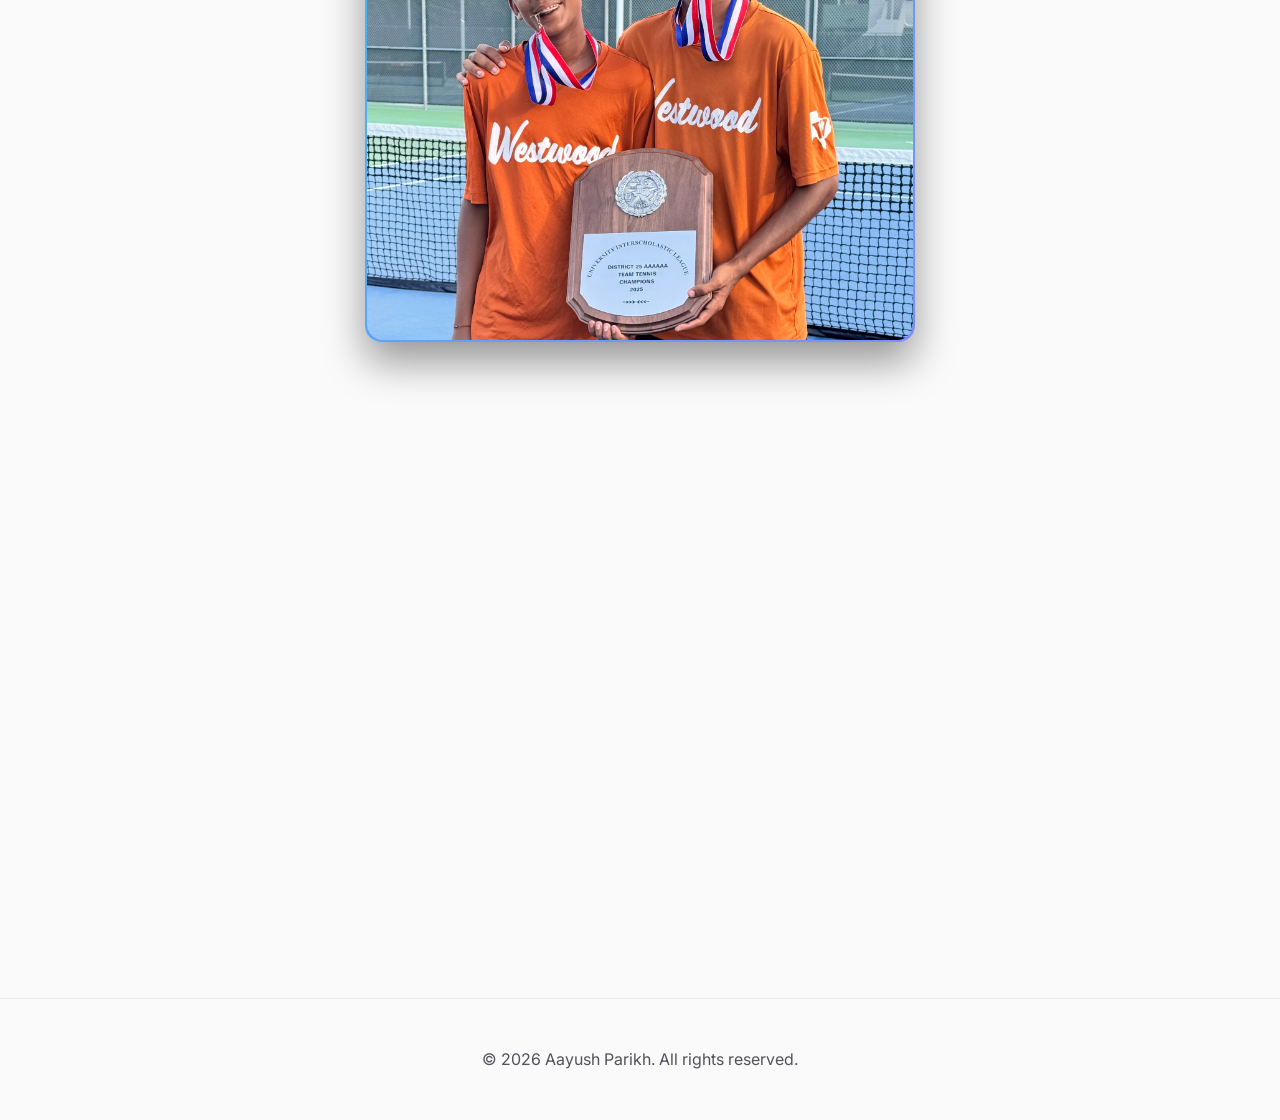
<file: tennis.html>
<!DOCTYPE html>
<html lang="en">
<head>
  <meta charset="UTF-8">
  <meta name="viewport" content="width=device-width, initial-scale=1.0">
  <meta name="description" content="Tennis achievements for Aayush Parikh.">
  <title>Tennis | Aayush Parikh</title>
  <link href="https://fonts.googleapis.com/css2?family=Clash+Display:wght@500;600;700&family=Inter:wght@300;400;500;600&display=swap" rel="stylesheet">
  <link rel="stylesheet" href="style.css">
  <link rel="icon" type="image/svg+xml" href="favicon.svg">
</head>
<body>
  <div id="scrollProgress"></div>
  <header>
    <button id="themeToggle" title="Toggle Light/Dark Mode" aria-label="Toggle Light and Dark Mode">☀️</button>
    <h1>Aayush Parikh</h1>
    <nav class="top-buttons">
      <a href="index.html" class="button">Home</a>
      <a href="tennis.html" class="button active">Tennis</a>
      <a href="academics.html" class="button">Academics</a>
      <a href="volunteering.html" class="button">Volunteering</a>
      <a href="extracurriculars.html" class="button">Extracurriculars</a>
      <a href="contact.html" class="button">Contact</a>
      <a href="Aayush_Parikh_Resume.pdf" target="_blank" class="button" style="border-color: var(--neon-cyan); color: var(--neon-cyan);">Resume ↓</a>
    </nav>
  </header>
  
  <main>
    <h2 class="reveal">Varsity Tennis Journey</h2>
    <div class="card-grid reveal">
      <div class="card">
        <img src="images/tennis-action-1.jpg" alt="Aayush playing tennis" class="card-img">
        <h3>Accolades & Sponsorships</h3>
        <ul>
          <li>Ranked among the Top 25 junior players in Texas since age 10</li>
          <li>Consistently ranked among the Top 300 USTA junior players nationally</li>
          <li>Multiple USTA Tournament Sportsmanship Awards</li>
          <li>Two-year Varsity Tennis Team Captain (Junior and Senior seasons)</li>
          <li>Partial equipment sponsorships from <strong>Adidas, Yonex, and Wilson</strong></li>
        </ul>
      </div>
      <div class="card">
        <img src="images/tennis-coaching.jpg" alt="Aayush coaching tennis" class="card-img">
        <h3>Coaching Experience</h3>
        <ul>
          <li><strong>Summer Camp Coach:</strong> Trained beginner and intermediate players in fundamentals and match readiness.</li>
          <li><strong>Private Coach:</strong> Coached junior players in footwork drills, fitness training, and advanced techniques.</li>
        </ul>
      </div>
    </div>

    <h2 class="reveal">High School Record</h2>
    <p class="reveal">Texas high school tennis is split into two distinct formats: the Fall Team Season and the Spring Solo Season. Below is my progression through both.</p>
    
    <div class="image-frame reveal" style="max-width: 550px; margin: 2rem auto 3rem auto; border-radius: 16px;">
      <img src="images/district-champs.jpg" alt="Aayush and his brother holding the 2025 District 25-AAAAAA Team Tennis Champions plaque" style="width: 100%; display: block; border-radius: inherit;">
    </div>
    
    <table class="reveal">
      <thead>
        <tr>
          <th>Year</th>
          <th>School</th>
          <th>Season</th>
          <th>Role / Line</th>
          <th>Result</th>
        </tr>
      </thead>
      <tbody>
        <tr>
          <td>Freshman</td>
          <td>Round Rock High School</td>
          <td>Spring (Solo)</td>
          <td>Line 2 Singles</td>
          <td>Youngest player on Varsity, advanced to second round of Districts</td>
        </tr>
        <tr>
          <td>Sophomore</td>
          <td>Westwood High School</td>
          <td>Fall (Team)</td>
          <td>Line 1 & 6</td>
          <td><strong>Texas State Champion</strong></td>
        </tr>
        <tr>
          <td>Sophomore</td>
          <td>Westwood High School</td>
          <td>Spring (Solo)</td>
          <td>Singles</td>
          <td>Advanced to second round of Regionals</td>
        </tr>
        <tr>
          <td>Junior</td>
          <td>Westwood High School</td>
          <td>Fall (Team)</td>
          <td>Line 3 & 5 (Team Captain)</td>
          <td>Texas State Finalist (Runner-up)</td>
        </tr>
        <tr>
          <td>Junior</td>
          <td>Westwood High School</td>
          <td>Spring (Solo)</td>
          <td>Doubles (Team Captain)</td>
          <td>Qualified for State</td>
        </tr>
        <tr>
          <td>Senior</td>
          <td>Westwood High School</td>
          <td>Fall / Spring</td>
          <td>Team Captain</td>
          <td>Leading the team for a second consecutive year</td>
        </tr>
      </tbody>
    </table>
  </main>

  <footer style="text-align: center; padding: 3rem; color: var(--text-muted); margin-top: auto; border-top: 1px solid var(--glass-border);">© 2026 Aayush Parikh. All rights reserved.</footer>
  <button id="backToTop" title="Back to top" aria-label="Scroll back to top">↑</button>

  <script>
    const themeToggle = document.getElementById('themeToggle');
    const html = document.documentElement;
    const savedTheme = localStorage.getItem('theme') || 'light';
    html.setAttribute('data-theme', savedTheme);
    themeToggle.textContent = savedTheme === 'dark' ? '☀️' : '🌙';
    
    themeToggle.addEventListener('click', () => {
      const newTheme = html.getAttribute('data-theme') === 'light' ? 'dark' : 'light';
      html.setAttribute('data-theme', newTheme);
      localStorage.setItem('theme', newTheme);
      themeToggle.textContent = newTheme === 'dark' ? '☀️' : '🌙';
    });
    const backToTopButton = document.getElementById('backToTop');
    window.addEventListener('scroll', () => backToTopButton.classList.toggle('show', window.scrollY > 300));
    backToTopButton.addEventListener('click', () => window.scrollTo({ top: 0, behavior: 'smooth' }));
    
    window.addEventListener('scroll', () => {
      const winScroll = document.body.scrollTop || document.documentElement.scrollTop;
      const height = document.documentElement.scrollHeight - document.documentElement.clientHeight;
      const scrolled = (winScroll / height) * 100;
      document.getElementById('scrollProgress').style.width = scrolled + '%';
    });

    const revealElements = document.querySelectorAll('.reveal');
    const revealOptions = { threshold: 0.15, rootMargin: "0px 0px -50px 0px" };
    const revealOnScroll = new IntersectionObserver(function(entries, observer) {
      entries.forEach(entry => {
        if (!entry.isIntersecting) return;
        entry.target.classList.add('active');
        observer.unobserve(entry.target); 
      });
    }, revealOptions);
    revealElements.forEach(el => revealOnScroll.observe(el));

    // Refined Dynamic Lightbox Logic
    const lightbox = document.createElement('div');
    lightbox.id = 'lightbox-modal';
    lightbox.innerHTML = `<button id="lightbox-close" aria-label="Close modal">×</button><div id="lightbox-body"></div>`;
    document.body.appendChild(lightbox);
    
    const lightboxBody = document.getElementById('lightbox-body');

    // Select all images with the card-img class, image frames, and tables
    const expandables = document.querySelectorAll('.card-img, .image-frame img, table');
    expandables.forEach(el => {
      el.classList.add('expandable');
      el.addEventListener('click', () => {
        lightboxBody.innerHTML = '';
        const clone = el.cloneNode(true);
        clone.classList.remove('expandable', 'reveal', 'active');
        clone.classList.add('lightbox-content');
        lightboxBody.appendChild(clone);
        lightbox.classList.add('active');
        document.body.style.overflow = 'hidden'; 
      });
    });

    const closeLightbox = () => {
      lightbox.classList.remove('active');
      setTimeout(() => { lightboxBody.innerHTML = ''; }, 400); 
      document.body.style.overflow = '';
    };

    lightbox.addEventListener('click', () => {
      if (window.getSelection().toString().length > 0) return;
      closeLightbox();
    });

    document.addEventListener('keydown', (e) => {
      if (e.key === 'Escape' && lightbox.classList.contains('active')) closeLightbox();
    });
  </script>
</body>
</html>
</file>
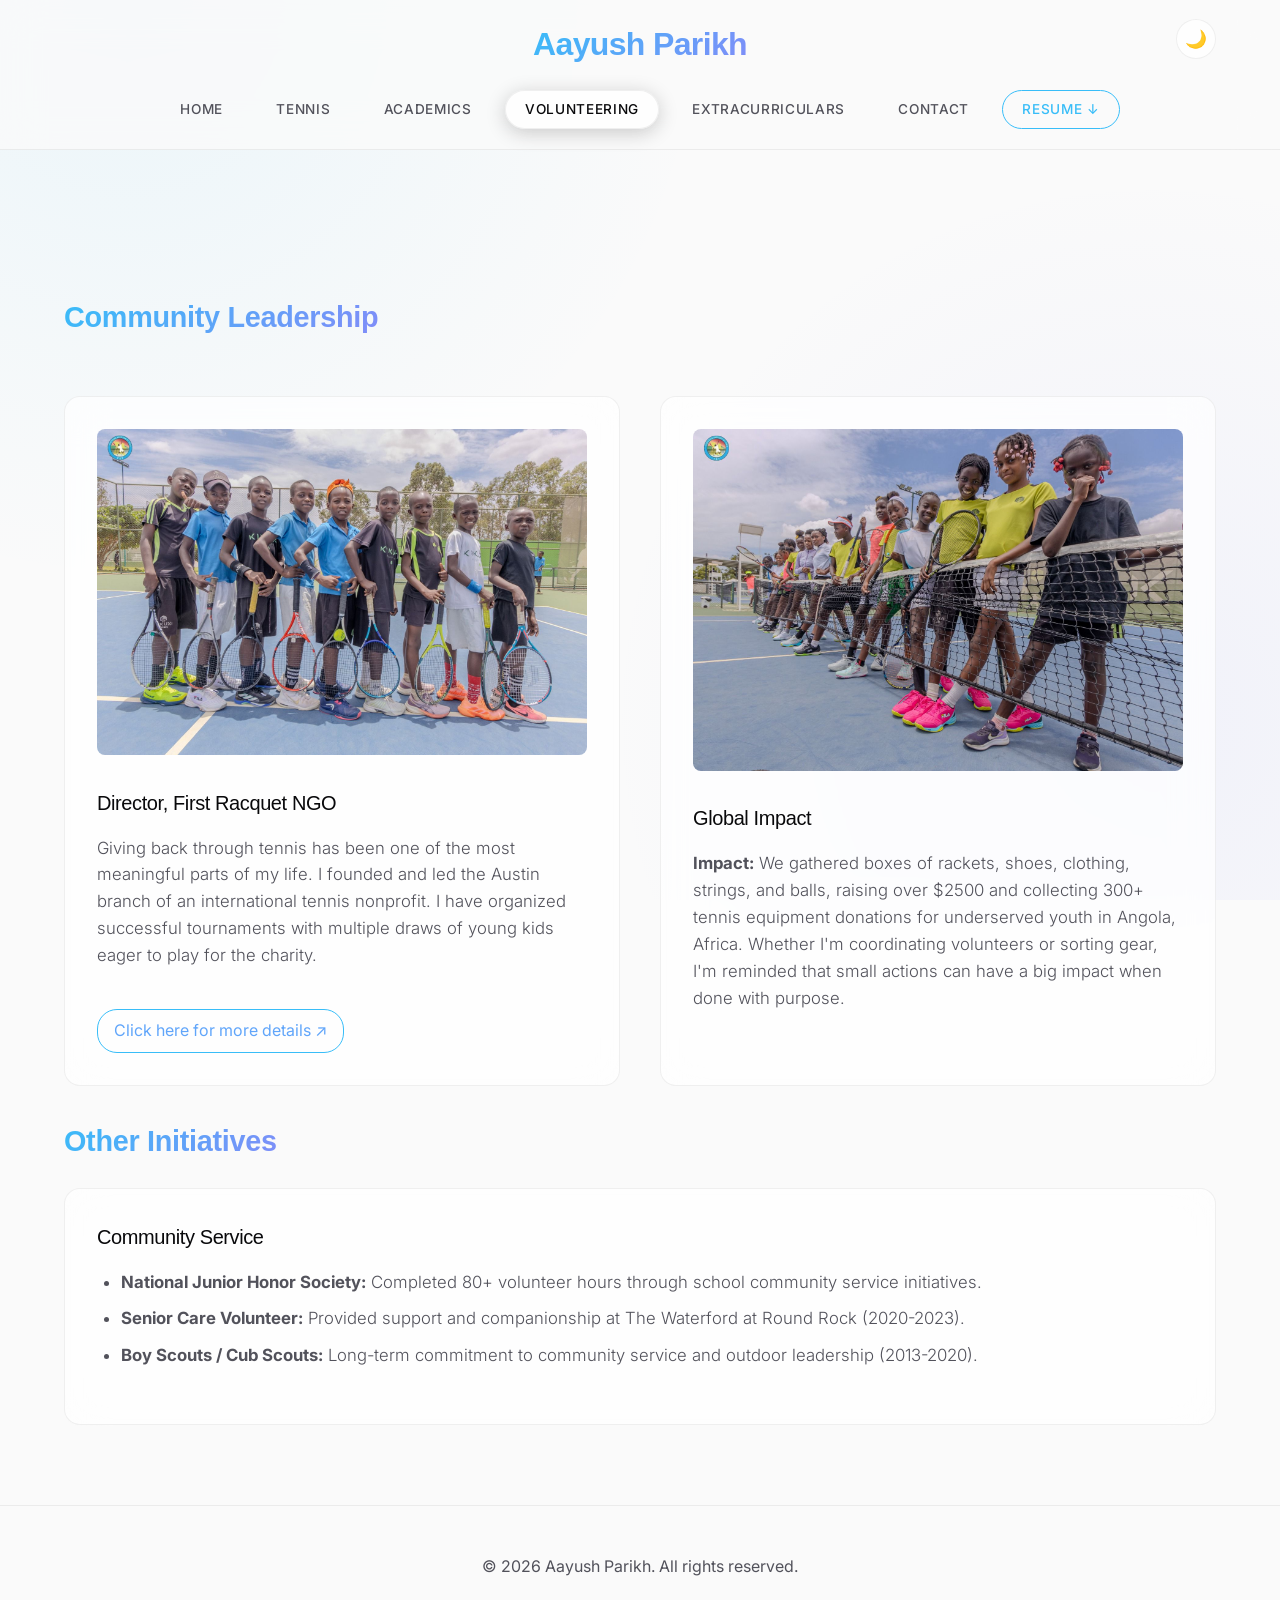
<file: volunteering.html>
<!DOCTYPE html>
<html lang="en">
<head>
  <meta charset="UTF-8">
  <meta name="viewport" content="width=device-width, initial-scale=1.0">
  <meta name="description" content="Volunteering profile for Aayush Parikh.">
  <title>Volunteering | Aayush Parikh</title>
  <link href="https://fonts.googleapis.com/css2?family=Clash+Display:wght@500;600;700&family=Inter:wght@300;400;500;600&display=swap" rel="stylesheet">
  <link rel="stylesheet" href="style.css">
  <link rel="icon" type="image/svg+xml" href="favicon.svg">
</head>
<body>
  <div id="scrollProgress"></div>
  <header>
    <button id="themeToggle" title="Toggle Light/Dark Mode" aria-label="Toggle Light and Dark Mode">☀️</button>
    <h1>Aayush Parikh</h1>
    <nav class="top-buttons">
      <a href="index.html" class="button">Home</a>
      <a href="tennis.html" class="button">Tennis</a>
      <a href="academics.html" class="button">Academics</a>
      <a href="volunteering.html" class="button active">Volunteering</a>
      <a href="extracurriculars.html" class="button">Extracurriculars</a>
      <a href="contact.html" class="button">Contact</a>
      <a href="Aayush_Parikh_Resume.pdf" target="_blank" class="button" style="border-color: var(--neon-cyan); color: var(--neon-cyan);">Resume ↓</a>
    </nav>
  </header>
  
  <main>
    <h2 class="reveal">Community Leadership</h2>
    <div class="card-grid reveal">
      <div class="card">
        <img src="images/donation1.jpg" alt="Children in Angola with donated tennis rackets" class="card-img">
        <h3>Director, First Racquet NGO</h3>
        <p>Giving back through tennis has been one of the most meaningful parts of my life. I founded and led the Austin branch of an international tennis nonprofit. I have organized successful tournaments with multiple draws of young kids eager to play for the charity.</p>
        <a href="https://firstracquet.org" target="_blank" class="button" style="display: inline-block; padding: 0.5rem 1rem; border: 1px solid var(--neon-cyan); border-radius: 20px; margin-top: 1rem;">Click here for more details ↗</a>
      </div>
      
      <div class="card">
        <img src="images/donation2.jpg" alt="Young boys in Angola holding their new tennis rackets" class="card-img">
        <h3>Global Impact</h3>
        <p><strong>Impact:</strong> We gathered boxes of rackets, shoes, clothing, strings, and balls, raising over $2500 and collecting 300+ tennis equipment donations for underserved youth in Angola, Africa. Whether I'm coordinating volunteers or sorting gear, I'm reminded that small actions can have a big impact when done with purpose.</p>
      </div>
    </div>

    <h2 class="reveal" style="margin-top: 2rem;">Other Initiatives</h2>
    <div class="card reveal">
      <h3>Community Service</h3>
      <ul>
        <li><strong>National Junior Honor Society:</strong> Completed 80+ volunteer hours through school community service initiatives.</li>
        <li><strong>Senior Care Volunteer:</strong> Provided support and companionship at The Waterford at Round Rock (2020-2023).</li>
        <li><strong>Boy Scouts / Cub Scouts:</strong> Long-term commitment to community service and outdoor leadership (2013-2020).</li>
      </ul>
    </div>
  </main>

  <footer style="text-align: center; padding: 3rem; color: var(--text-muted); margin-top: auto; border-top: 1px solid var(--glass-border);">© 2026 Aayush Parikh. All rights reserved.</footer>
  <button id="backToTop" title="Back to top" aria-label="Scroll back to top">↑</button>

  <script>
    const themeToggle = document.getElementById('themeToggle');
    const html = document.documentElement;
    const savedTheme = localStorage.getItem('theme') || 'light';
    html.setAttribute('data-theme', savedTheme);
    themeToggle.textContent = savedTheme === 'dark' ? '☀️' : '🌙';
    
    themeToggle.addEventListener('click', () => {
      const newTheme = html.getAttribute('data-theme') === 'light' ? 'dark' : 'light';
      html.setAttribute('data-theme', newTheme);
      localStorage.setItem('theme', newTheme);
      themeToggle.textContent = newTheme === 'dark' ? '☀️' : '🌙';
    });
    const backToTopButton = document.getElementById('backToTop');
    window.addEventListener('scroll', () => backToTopButton.classList.toggle('show', window.scrollY > 300));
    backToTopButton.addEventListener('click', () => window.scrollTo({ top: 0, behavior: 'smooth' }));
    
    window.addEventListener('scroll', () => {
      const winScroll = document.body.scrollTop || document.documentElement.scrollTop;
      const height = document.documentElement.scrollHeight - document.documentElement.clientHeight;
      const scrolled = (winScroll / height) * 100;
      document.getElementById('scrollProgress').style.width = scrolled + '%';
    });

    const revealElements = document.querySelectorAll('.reveal');
    const revealOptions = { threshold: 0.15, rootMargin: "0px 0px -50px 0px" };
    const revealOnScroll = new IntersectionObserver(function(entries, observer) {
      entries.forEach(entry => {
        if (!entry.isIntersecting) return;
        entry.target.classList.add('active');
        observer.unobserve(entry.target); 
      });
    }, revealOptions);
    revealElements.forEach(el => revealOnScroll.observe(el));

    // Refined Dynamic Lightbox Logic
    const lightbox = document.createElement('div');
    lightbox.id = 'lightbox-modal';
    lightbox.innerHTML = `<button id="lightbox-close" aria-label="Close modal">×</button><div id="lightbox-body"></div>`;
    document.body.appendChild(lightbox);
    
    const lightboxBody = document.getElementById('lightbox-body');

    const expandables = document.querySelectorAll('.card-img, .image-frame img, table');
    expandables.forEach(el => {
      el.classList.add('expandable');
      el.addEventListener('click', () => {
        lightboxBody.innerHTML = '';
        const clone = el.cloneNode(true);
        clone.classList.remove('expandable', 'reveal', 'active');
        clone.classList.add('lightbox-content');
        lightboxBody.appendChild(clone);
        lightbox.classList.add('active');
        document.body.style.overflow = 'hidden'; 
      });
    });

    const closeLightbox = () => {
      lightbox.classList.remove('active');
      setTimeout(() => { lightboxBody.innerHTML = ''; }, 400); 
      document.body.style.overflow = '';
    };

    lightbox.addEventListener('click', () => {
      if (window.getSelection().toString().length > 0) return;
      closeLightbox();
    });

    document.addEventListener('keydown', (e) => {
      if (e.key === 'Escape' && lightbox.classList.contains('active')) closeLightbox();
    });
  </script>
</body>
</html>
</file>
<file: style.css>
/* ==========================
   Ultra-Premium Design Tokens
========================== */
:root {
  --bg-base: #09090b; 
  --bg-surface: #18181b; 
  --neon-cyan: #38bdf8;
  --neon-blue: #60a5fa;
  --neon-purple: #818cf8;
  --accent-gradient: linear-gradient(135deg, var(--neon-cyan), var(--neon-purple));
  --glass-bg: rgba(255, 255, 255, 0.02);
  --glass-border: rgba(255, 255, 255, 0.05);
  --glass-hover: rgba(255, 255, 255, 0.06);
  --glass-blur: blur(20px);
  --header-glass: rgba(9, 9, 11, 0.65);
  --text-main: #f8fafc; 
  --text-muted: #a1a1aa; 
  --mesh-opacity: 0.03;
}

[data-theme="light"] {
  --bg-base: #fafafa;
  --bg-surface: #ffffff;
  --glass-bg: rgba(255, 255, 255, 0.7);
  --glass-border: rgba(0, 0, 0, 0.06);
  --glass-hover: rgba(255, 255, 255, 0.9);
  --header-glass: rgba(250, 250, 250, 0.8);
  --text-main: #09090b;
  --text-muted: #52525b;
  --mesh-opacity: 0.08;
}

* { margin: 0; padding: 0; box-sizing: border-box; }
html { scroll-behavior: smooth; }

::selection {
  background: rgba(56, 189, 248, 0.3); 
  color: var(--text-main);
  text-shadow: none;
}
::-moz-selection {
  background: rgba(56, 189, 248, 0.3);
  color: var(--text-main);
  text-shadow: none;
}

body {
  font-family: 'Inter', -apple-system, sans-serif;
  background-color: var(--bg-base);
  background-image: 
    radial-gradient(circle at 10% 0%, rgba(56, 189, 248, var(--mesh-opacity)), transparent 40%),
    radial-gradient(circle at 90% 80%, rgba(129, 140, 248, var(--mesh-opacity)), transparent 40%);
  background-attachment: fixed;
  color: var(--text-main);
  line-height: 1.6;
  display: flex;
  flex-direction: column;
  min-height: 100vh;
  overflow-x: hidden;
  transition: background-color 0.6s cubic-bezier(0.16, 1, 0.3, 1), color 0.6s ease;
}

h1, h2, h3, .logo { 
  font-family: 'Clash Display', sans-serif; 
  letter-spacing: -0.02em;
}

h1, h2 {
  background: var(--accent-gradient);
  -webkit-background-clip: text;
  background-clip: text; 
  -webkit-text-fill-color: transparent;
  display: inline-block;
  margin-bottom: 1.5rem;
}

a { 
  color: var(--neon-blue); 
  text-decoration: none; 
  transition: all 0.3s ease; 
}
a:hover { 
  color: var(--neon-purple); 
}

/* Navigation */
header {
  position: sticky;
  top: 0;
  z-index: 100;
  background: var(--header-glass);
  backdrop-filter: var(--glass-blur);
  -webkit-backdrop-filter: var(--glass-blur);
  border-bottom: 1px solid var(--glass-border);
  padding: 1.2rem 5vw; 
  display: flex;
  flex-direction: column;
  align-items: center;
  transition: background 0.5s ease;
}

header h1 {
  font-size: 2rem;
  margin-bottom: 1.2rem;
  font-weight: 600;
}

.top-buttons {
  display: flex;
  justify-content: center;
  gap: 0.8rem;
  flex-wrap: wrap;
  align-items: center;
}

.top-buttons .button {
  padding: 0.5rem 1.2rem;
  border-radius: 20px;
  font-weight: 500;
  color: var(--text-muted);
  border: 1px solid transparent;
  background: transparent;
  transition: all 0.3s cubic-bezier(0.16, 1, 0.3, 1);
  font-size: 0.85rem;
  letter-spacing: 0.05em;
  text-transform: uppercase;
}

.top-buttons .button:hover {
  background: var(--glass-bg);
  border-color: var(--glass-border);
  color: var(--text-main);
}

.top-buttons .button.active {
  background: var(--glass-bg);
  color: var(--text-main);
  border-color: var(--glass-border);
  box-shadow: 0 4px 20px rgba(0, 0, 0, 0.2);
}

#themeToggle {
  background: var(--glass-bg);
  border: 1px solid var(--glass-border);
  color: var(--text-main);
  border-radius: 50%;
  width: 40px;
  height: 40px;
  cursor: pointer;
  display: flex;
  align-items: center;
  justify-content: center;
  font-size: 1.1rem;
  transition: all 0.3s cubic-bezier(0.16, 1, 0.3, 1);
  position: absolute;
  top: 1.2rem;
  right: 5vw;
}

#themeToggle:hover {
  transform: scale(1.05) rotate(5deg);
  background: var(--glass-hover);
}

/* Animations */
.reveal {
  opacity: 0;
  transform: translateY(30px);
  transition: all 0.8s cubic-bezier(0.16, 1, 0.3, 1);
}

.reveal.active {
  opacity: 1;
  transform: translateY(0);
}

/* Main Content */
main {
  flex: 1;
  width: 100%;
  max-width: 1300px;
  margin: 0 auto;
  padding: 5rem 5vw; 
}

h2 { font-size: 1.8rem; margin-top: 4rem; letter-spacing: -0.01em; }
p, ul { color: var(--text-muted); font-size: 1.05rem; margin-bottom: 1.5rem; font-weight: 300; }
ul { padding-left: 1.5rem; margin-bottom: 1.5rem; }
li { margin-bottom: 0.6rem; }

/* Images & Media */
.card-img {
  width: 100%;
  height: auto; 
  max-height: 450px; 
  object-fit: cover; 
  border-radius: 8px;
  margin-bottom: 1.5rem;
  background-color: var(--glass-border);
}

/* Hero Section */
.hero-wrapper {
  display: flex;
  align-items: center;
  justify-content: space-between;
  gap: 5rem;
  margin-bottom: 5rem;
}

.hero-text { flex: 1.2; }
.hero-visual { flex: 0.8; display: flex; justify-content: center; }

.image-frame {
  width: 100%;
  max-width: 320px;
  aspect-ratio: 1 / 1;
  border-radius: 30px; 
  padding: 2px; 
  background: var(--accent-gradient);
  box-shadow: 0 20px 40px rgba(0, 0, 0, 0.4);
  animation: float 8s ease-in-out infinite;
}

.image-frame img {
  width: 100%;
  height: 100%;
  object-fit: cover;
  border-radius: 28px; 
  background-color: var(--bg-surface);
}

@keyframes float {
  0% { transform: translateY(0px); }
  50% { transform: translateY(-12px); }
  100% { transform: translateY(0px); }
}

.button[style*="background: var(--accent-gradient)"] {
  background: var(--text-main) !important;
  color: var(--bg-base) !important;
  box-shadow: none !important;
  transition: transform 0.3s ease, opacity 0.3s ease !important;
}
.button[style*="background: var(--accent-gradient)"]:hover {
  transform: translateY(-2px) !important;
  opacity: 0.9 !important;
}

/* Cards */
.card-grid {
  display: grid;
  grid-template-columns: repeat(auto-fit, minmax(450px, 1fr));
  gap: 2.5rem;
  margin-top: 2rem;
}

.card {
  background: var(--glass-bg);
  backdrop-filter: var(--glass-blur);
  -webkit-backdrop-filter: var(--glass-blur);
  padding: 2rem;
  border-radius: 16px;
  border: 1px solid var(--glass-border);
  transition: all 0.4s cubic-bezier(0.16, 1, 0.3, 1);
  position: relative;
  overflow: hidden;
}

.card:hover {
  transform: translateY(-5px);
  background: var(--glass-hover);
  border-color: rgba(255, 255, 255, 0.1);
  box-shadow: 0 20px 40px rgba(0, 0, 0, 0.2);
}

.card h3 { 
  font-size: 1.25rem; 
  margin-bottom: 1rem; 
  color: var(--text-main); 
  font-weight: 500;
}

/* Tables */
table {
  width: 100%;
  border-collapse: separate;
  border-spacing: 0;
  margin: 2rem 0;
  border-radius: 12px;
  overflow: hidden;
  border: 1px solid var(--glass-border);
}

thead { background: var(--glass-bg); }
th, td { padding: 1rem 1.2rem; text-align: left; font-size: 0.95rem;}
th { font-weight: 500; color: var(--text-muted); text-transform: uppercase; font-size: 0.8rem; letter-spacing: 0.05em; border-bottom: 1px solid var(--glass-border); }
td { border-bottom: 1px solid var(--glass-border); background: transparent; }
tr:last-child td { border-bottom: none; }
td strong { color: var(--text-main); font-weight: 500; }

/* Back to Top */
#backToTop {
  position: fixed;
  bottom: 30px;
  right: 30px;
  background: var(--header-glass);
  color: var(--text-main);
  border: 1px solid var(--glass-border);
  width: 45px;
  height: 45px;
  border-radius: 50%;
  cursor: pointer;
  font-size: 1.2rem;
  display: flex;
  align-items: center;
  justify-content: center;
  backdrop-filter: var(--glass-blur);
  opacity: 0;
  pointer-events: none;
  transition: all 0.4s cubic-bezier(0.16, 1, 0.3, 1);
  z-index: 1000;
}

#backToTop:hover {
  transform: translateY(-4px);
  background: var(--glass-hover);
  border-color: var(--text-muted);
}

#backToTop.show {
  opacity: 1;
  pointer-events: auto;
}

@media (max-width: 900px) {
  .hero-wrapper { flex-direction: column-reverse; text-align: center; gap: 3rem; margin-bottom: 3rem;}
  .image-frame { max-width: 220px; }
  #themeToggle { top: 1rem; right: 1rem; width: 35px; height: 35px; font-size: 1rem; }
  header h1 { font-size: 1.5rem; }
  main { padding: 3rem 5vw; }
}

#scrollProgress {
  position: fixed;
  top: 0;
  left: 0;
  height: 4px;
  background: var(--accent-gradient);
  width: 0%;
  z-index: 9999;
  box-shadow: 0 0 15px rgba(56, 189, 248, 0.6);
  transition: width 0.1s ease-out; 
}

/* ==========================
   Lightbox / Modal UI
========================== */
.expandable {
  cursor: zoom-in;
  transition: transform 0.3s ease, box-shadow 0.3s ease;
}
.expandable:hover {
  transform: scale(1.02);
  box-shadow: 0 10px 30px rgba(0, 0, 0, 0.2);
}
table.expandable:hover {
  transform: translateY(-4px);
}

#lightbox-modal {
  position: fixed;
  top: 0;
  left: 0;
  width: 100vw;
  height: 100vh;
  background: var(--header-glass);
  backdrop-filter: var(--glass-blur);
  -webkit-backdrop-filter: var(--glass-blur);
  z-index: 99999;
  display: flex;
  align-items: center;
  justify-content: center;
  opacity: 0;
  pointer-events: none;
  transition: opacity 0.4s cubic-bezier(0.16, 1, 0.3, 1);
  padding: 2rem;
  cursor: zoom-out; /* Changes cursor to indicate clicking anywhere closes it */
}
#lightbox-modal.active {
  opacity: 1;
  pointer-events: auto;
}
#lightbox-modal .lightbox-content {
  cursor: auto; 
  max-width: 90vw;
  max-height: 90vh;
  transform: scale(0.95);
  transition: transform 0.4s cubic-bezier(0.16, 1, 0.3, 1);
  border-radius: 12px;
  box-shadow: 0 25px 50px rgba(0, 0, 0, 0.5);
  background: var(--bg-surface); 
  overflow: auto;
}
#lightbox-modal table.lightbox-content {
  width: auto; /* Fixes the bug where tables stretch too far in the modal */
  min-width: 50vw;
  margin: 0 auto;
}
#lightbox-modal.active .lightbox-content {
  transform: scale(1);
}
#lightbox-modal img.lightbox-content {
  background: transparent;
  object-fit: contain;
  cursor: zoom-out; /* Clicking the image itself will close it */
}
#lightbox-close {
  position: absolute;
  top: 30px;
  right: 30px;
  background: var(--glass-bg);
  border: 1px solid var(--glass-border);
  color: var(--text-main);
  width: 45px;
  height: 45px;
  border-radius: 50%;
  font-size: 1.5rem;
  cursor: pointer;
  display: flex;
  align-items: center;
  justify-content: center;
  transition: all 0.3s ease;
  z-index: 100000;
}
#lightbox-close:hover {
  background: var(--glass-hover);
  transform: rotate(90deg);
}
</file>
